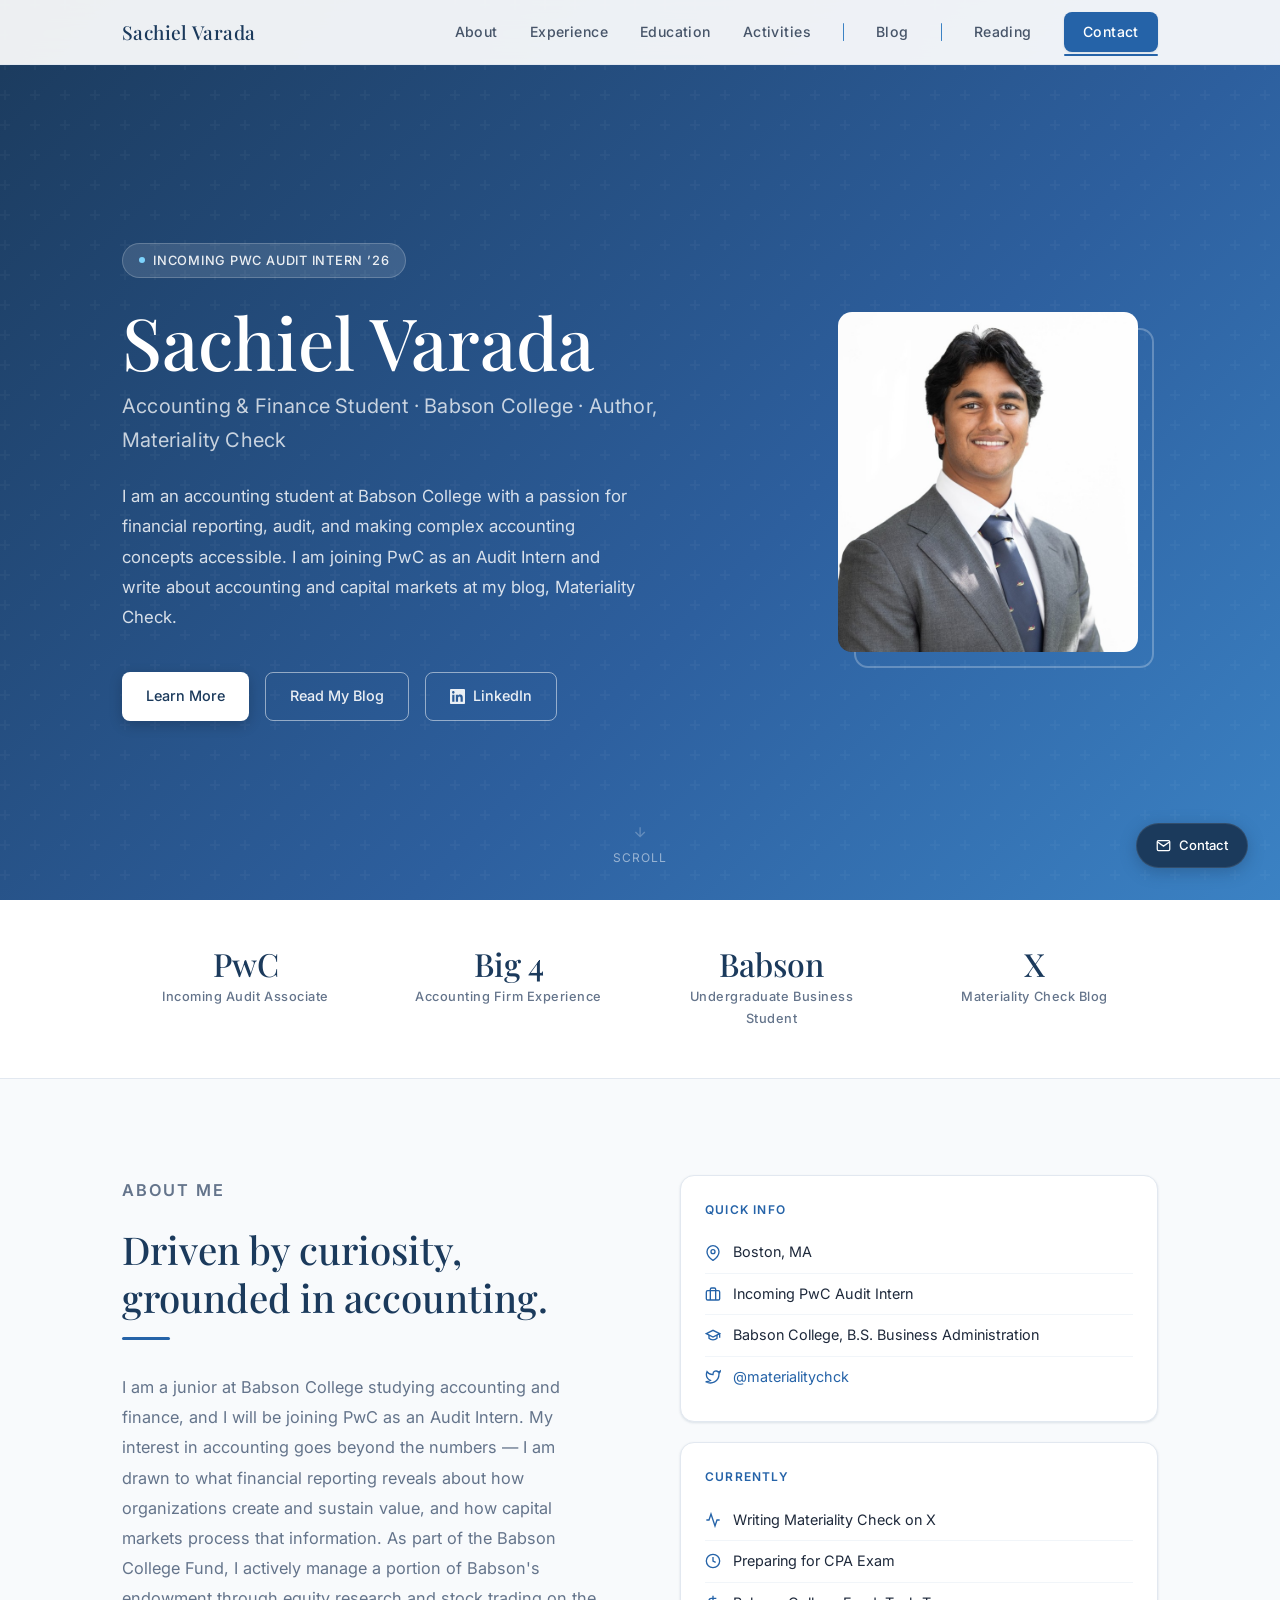
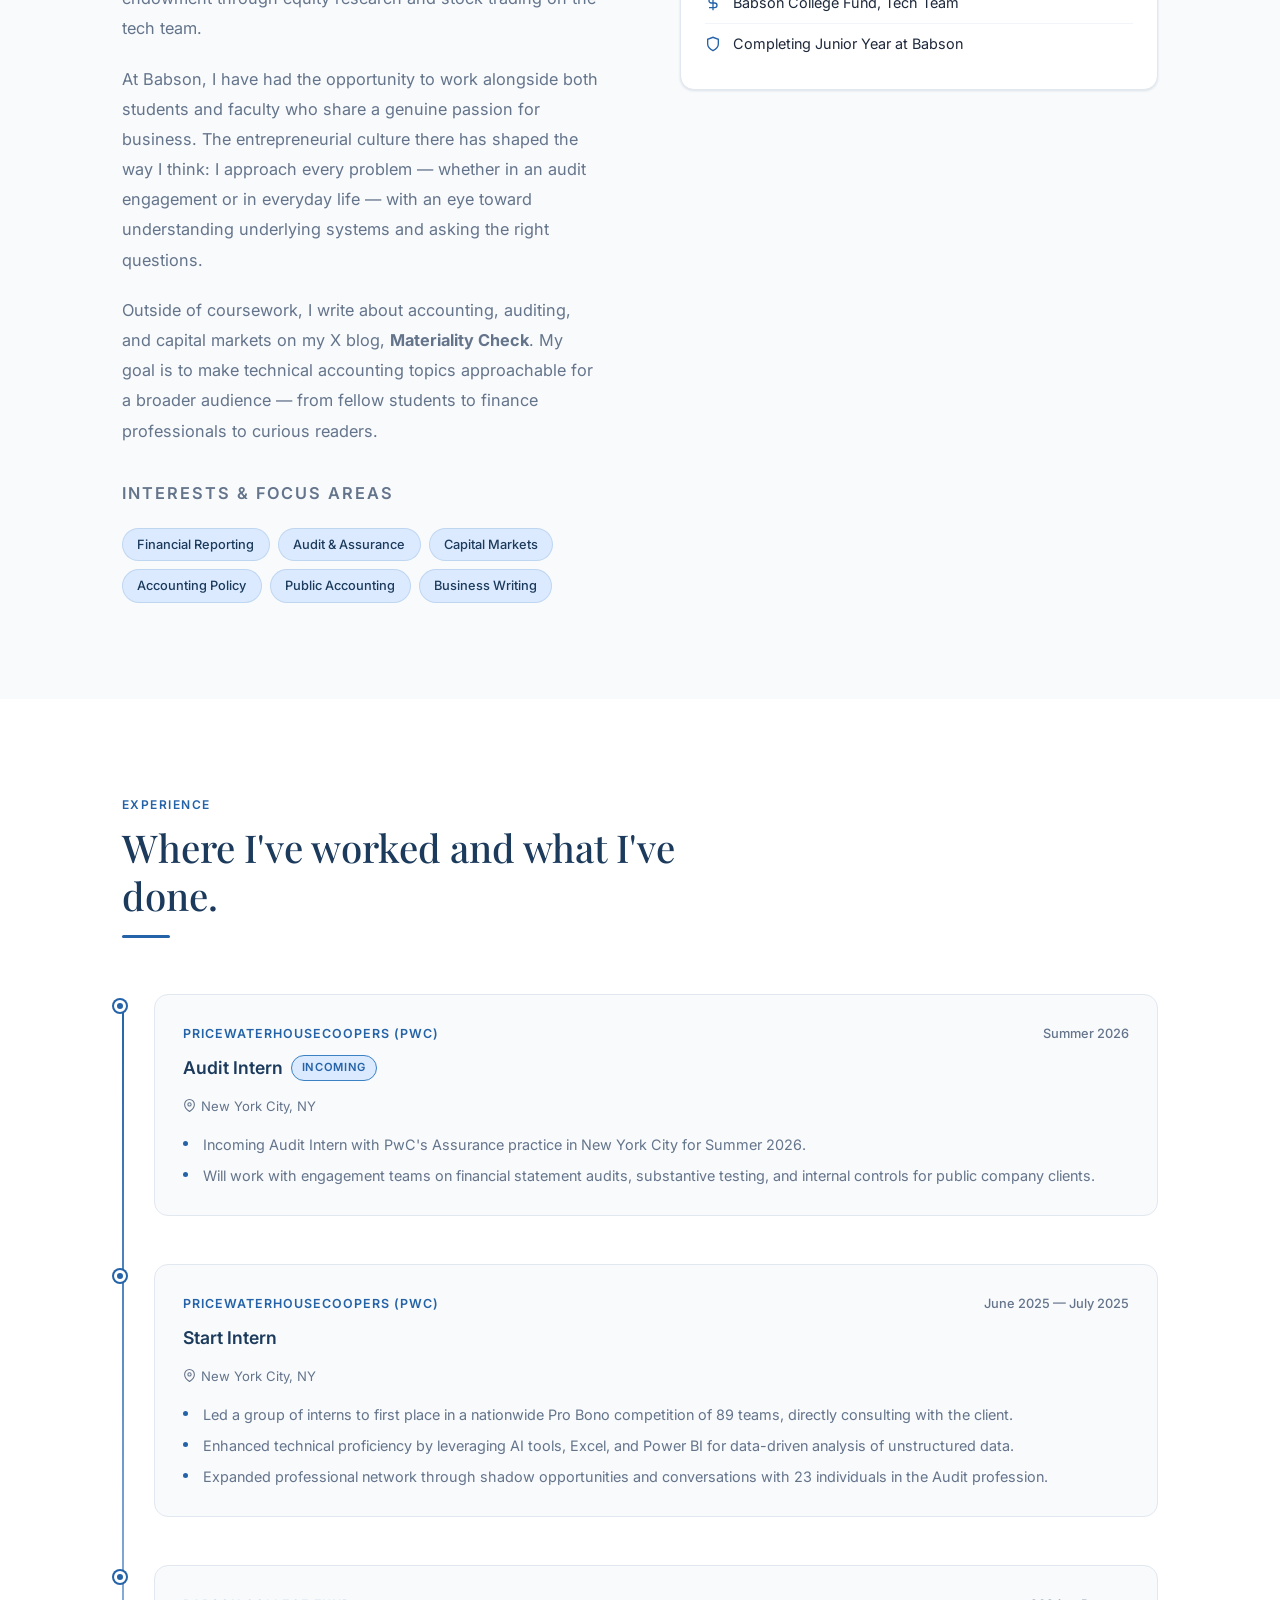
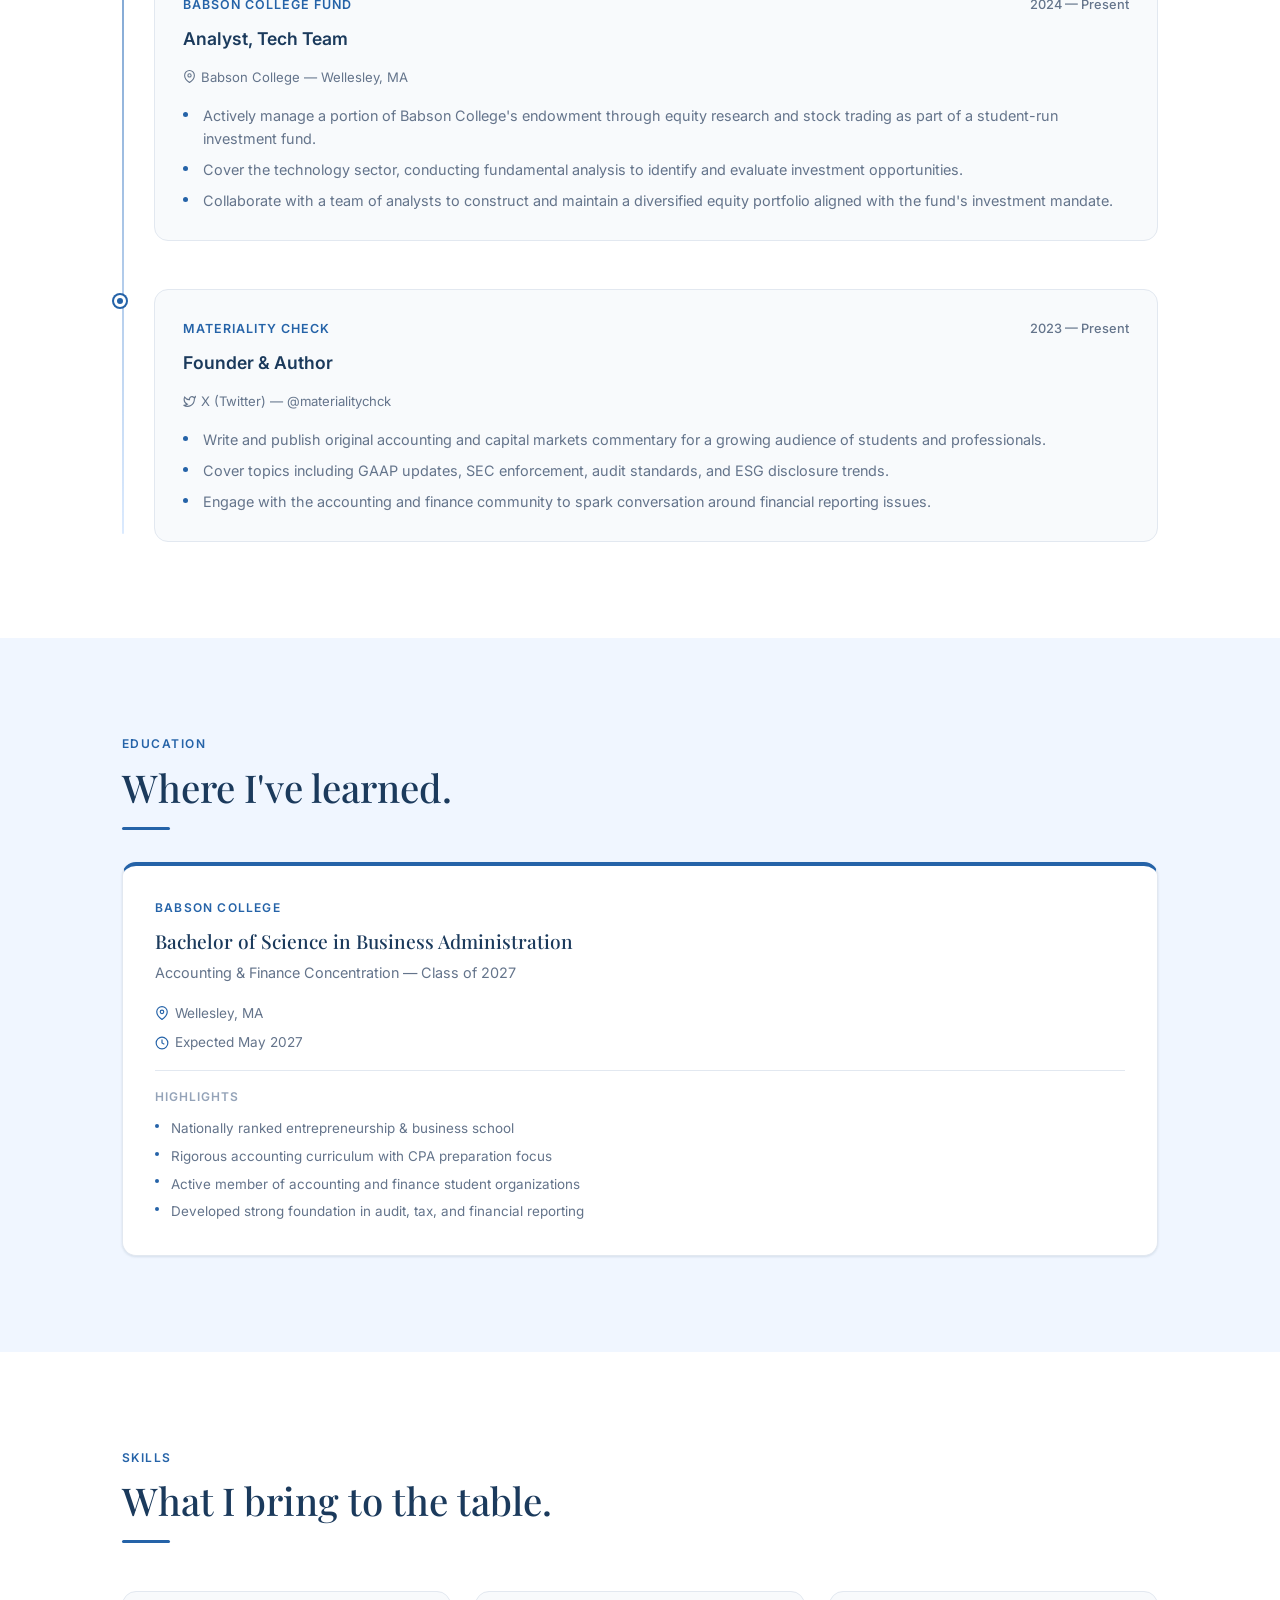
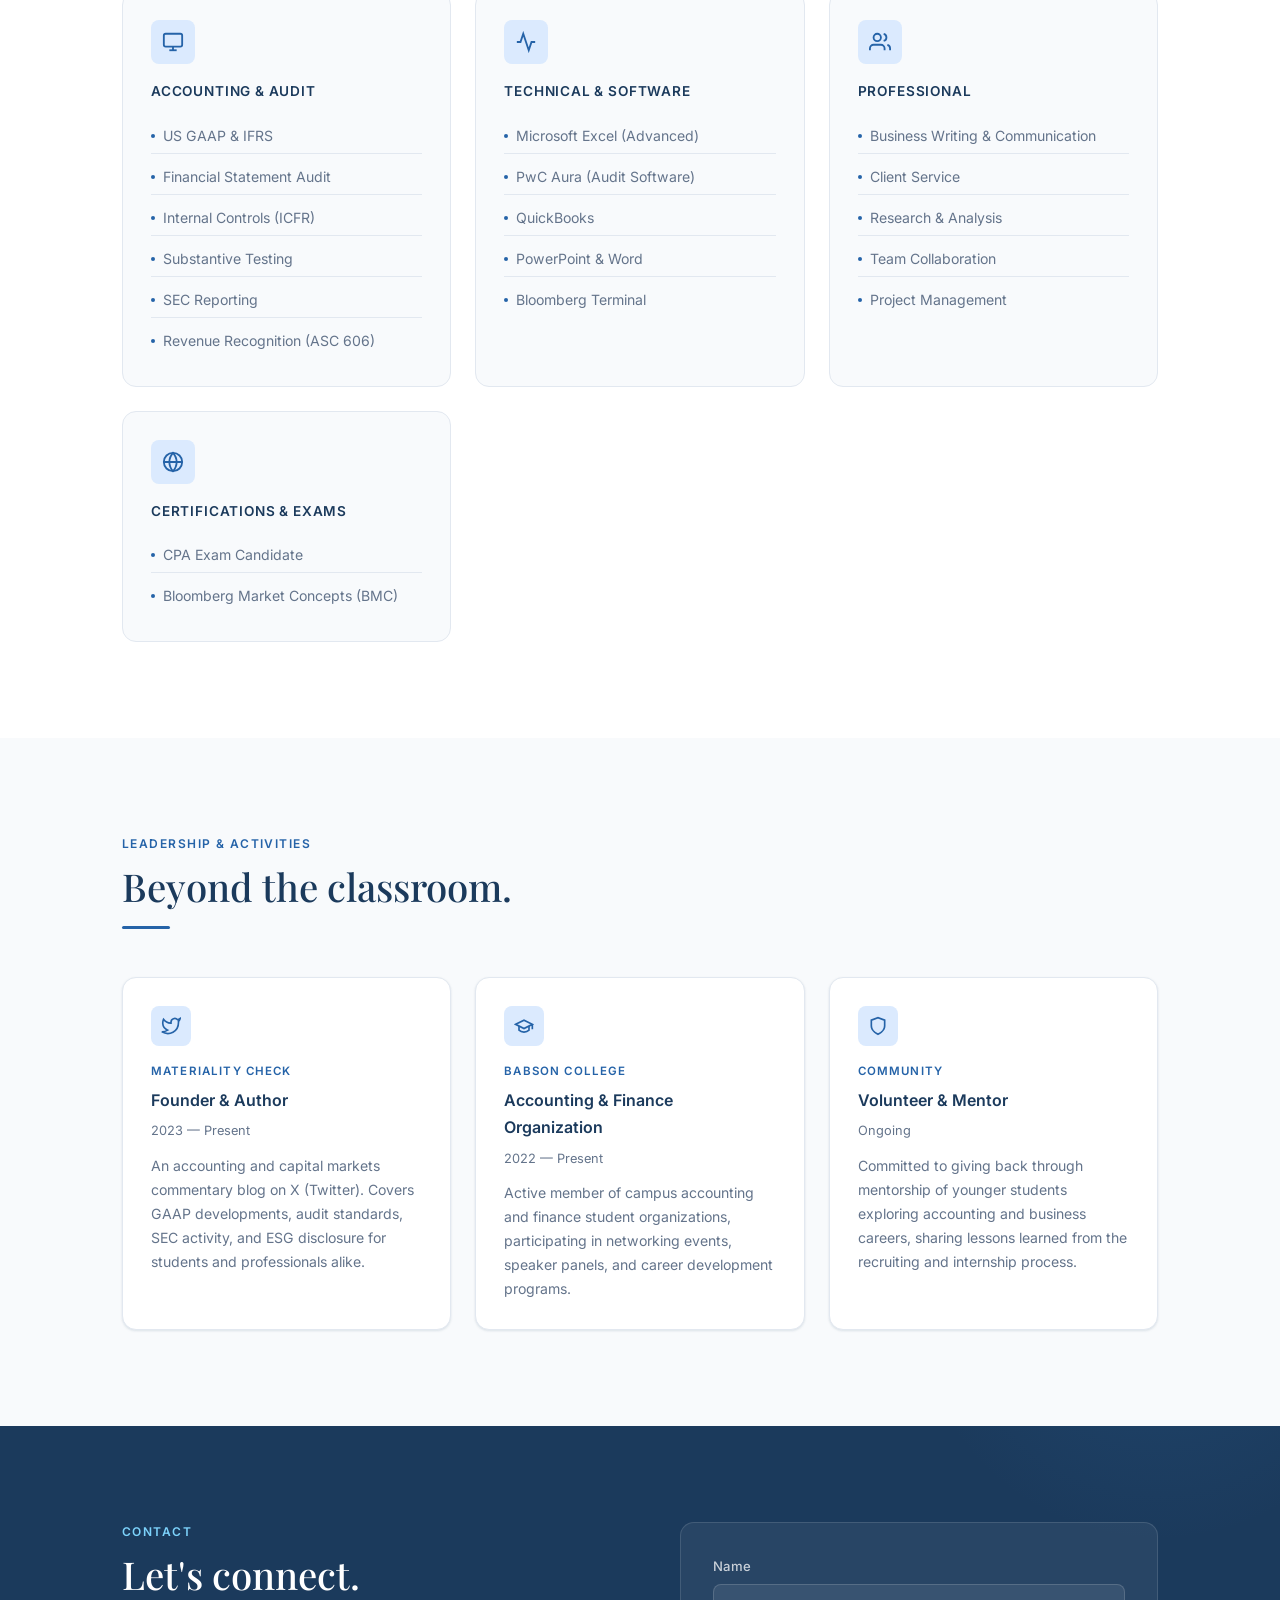
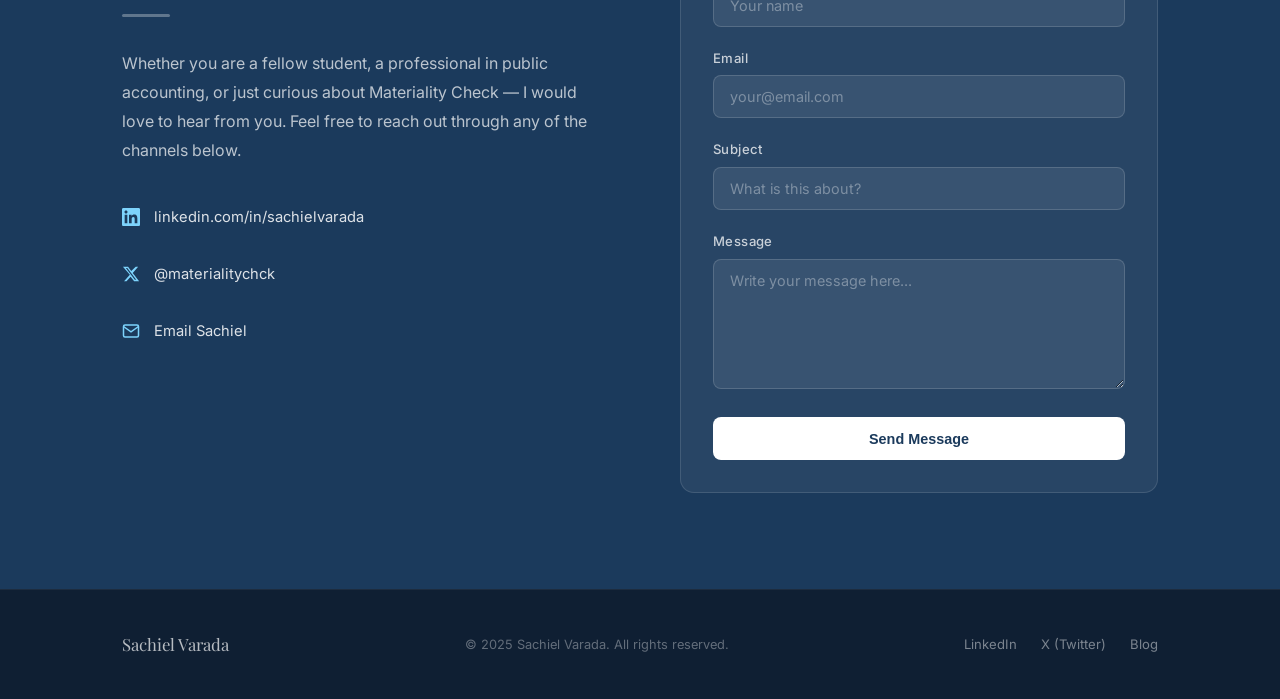
<file: index.html>
<!DOCTYPE html>
<html lang="en">
<head>
  <meta charset="UTF-8" />
  <meta name="viewport" content="width=device-width, initial-scale=1.0" />
  <title>Sachiel Varada | Accounting & Audit Professional</title>
  <meta name="description" content="Sachiel Varada — Accounting &amp; Finance student at Babson College, incoming PwC Audit Intern, and author of Materiality Check." />
  <link rel="stylesheet" href="styles.css" />
</head>
<body>

  <!-- ===================== NAVIGATION ===================== -->
  <nav class="navbar" id="navbar">
    <div class="nav-inner">
      <a class="nav-brand" href="index.html">Sachiel Varada</a>
      <ul class="nav-links" id="nav-links">
        <li><a href="#about" class="active">About</a></li>
        <li><a href="#experience">Experience</a></li>
        <li><a href="#education">Education</a></li>
        <li><a href="#activities">Activities</a></li>
        <li class="nav-divider" aria-hidden="true"></li>
        <li><a href="blog.html">Blog</a></li>
        <li class="nav-divider" aria-hidden="true"></li>
        <li><a href="reading.html">Reading</a></li>
        <li>
          <a href="#contact" class="btn btn-primary nav-contact-btn">Contact</a>
        </li>
      </ul>
      <button class="nav-toggle" id="nav-toggle" aria-label="Toggle menu">
        <span></span>
        <span></span>
        <span></span>
      </button>
    </div>
  </nav>

  <!-- ===================== HERO ===================== -->
  <section class="hero">
    <div class="hero-inner">
      <div class="hero-content">
        <div class="hero-eyebrow">
          <span class="hero-eyebrow-dot"></span>
          Incoming PwC Audit Intern &rsquo;26
        </div>
        <h1 class="hero-name">Sachiel Varada</h1>
        <p class="hero-title">Accounting &amp; Finance Student &middot; Babson College &middot; Author, Materiality Check</p>
        <p class="hero-bio">
          I am an accounting student at Babson College with a passion for financial reporting, audit, and making complex accounting concepts accessible. I am joining PwC as an Audit Intern and write about accounting and capital markets at my blog, Materiality Check.
        </p>
        <div class="hero-actions">
          <a href="#about" class="btn btn-primary">Learn More</a>
          <a href="blog.html" class="btn btn-outline">Read My Blog</a>
          <a href="https://www.linkedin.com/in/sachielvarada/" target="_blank" rel="noopener" class="btn btn-outline">
            <svg width="15" height="15" viewBox="0 0 24 24" fill="currentColor"><path d="M20.447 20.452h-3.554v-5.569c0-1.328-.027-3.037-1.852-3.037-1.853 0-2.136 1.445-2.136 2.939v5.667H9.351V9h3.414v1.561h.046c.477-.9 1.637-1.85 3.37-1.85 3.601 0 4.267 2.37 4.267 5.455v6.286zM5.337 7.433c-1.144 0-2.063-.926-2.063-2.065 0-1.138.92-2.063 2.063-2.063 1.14 0 2.064.925 2.064 2.063 0 1.139-.925 2.065-2.064 2.065zm1.782 13.019H3.555V9h3.564v11.452zM22.225 0H1.771C.792 0 0 .774 0 1.729v20.542C0 23.227.792 24 1.771 24h20.451C23.2 24 24 23.227 24 22.271V1.729C24 .774 23.2 0 22.222 0h.003z"/></svg>
            LinkedIn
          </a>
        </div>
      </div>

      <div class="hero-photo-wrap">
        <div class="hero-photo-frame">
          <img src="References/sachielheadshot.jpeg" alt="Headshot of Sachiel Varada" class="hero-photo" />
        </div>
      </div>
    </div>

    <div class="hero-scroll">
      <svg width="16" height="16" viewBox="0 0 24 24" fill="none" stroke="currentColor" stroke-width="2"><path d="M12 5v14M5 12l7 7 7-7"/></svg>
      Scroll
    </div>
  </section>

  <!-- ===================== STATS BAR ===================== -->
  <div class="stats-bar">
    <div class="stats-inner">
      <div class="stat-item">
        <div class="stat-value">PwC</div>
        <div class="stat-label">Incoming Audit Associate</div>
      </div>
      <div class="stat-item">
        <div class="stat-value">Big 4</div>
        <div class="stat-label">Accounting Firm Experience</div>
      </div>
      <div class="stat-item">
        <div class="stat-value">Babson</div>
        <div class="stat-label">Undergraduate Business Student</div>
      </div>
      <div class="stat-item">
        <div class="stat-value">X</div>
        <div class="stat-label">Materiality Check Blog</div>
      </div>
    </div>
  </div>

  <!-- ===================== ABOUT ===================== -->
  <section class="about" id="about">
    <div class="about-inner">
      <div class="about-text">
        <p class="section-label">About Me</p>
        <h2 class="section-title">Driven by curiosity, grounded in accounting.</h2>
        <div class="section-divider"></div>

        <!--
          NOTE: Sachiel — please replace the paragraphs below with your
          personal statement. The text here is a placeholder.
        -->
        <p>
          I am a junior at Babson College studying accounting and finance, and I will be joining PwC as an Audit Intern. My interest in accounting goes beyond the numbers — I am drawn to what financial reporting reveals about how organizations create and sustain value, and how capital markets process that information. As part of the Babson College Fund, I actively manage a portion of Babson's endowment through equity research and stock trading on the tech team.
        </p>
        <p>
          At Babson, I have had the opportunity to work alongside both students and faculty who share a genuine passion for business. The entrepreneurial culture there has shaped the way I think: I approach every problem — whether in an audit engagement or in everyday life — with an eye toward understanding underlying systems and asking the right questions.
        </p>
        <p>
          Outside of coursework, I write about accounting, auditing, and capital markets on my X blog, <strong>Materiality Check</strong>. My goal is to make technical accounting topics approachable for a broader audience — from fellow students to finance professionals to curious readers.
        </p>

        <div class="about-interests">
          <p class="section-label">Interests &amp; Focus Areas</p>
          <div class="interest-tags">
            <span class="tag">Financial Reporting</span>
            <span class="tag">Audit &amp; Assurance</span>
            <span class="tag">Capital Markets</span>
            <span class="tag">Accounting Policy</span>
            <span class="tag">Public Accounting</span>
            <span class="tag">Business Writing</span>
          </div>
        </div>
      </div>

      <div class="about-aside">
        <div class="info-card">
          <div class="info-card-title">Quick Info</div>
          <div class="info-card-item">
            <svg width="16" height="16" viewBox="0 0 24 24" fill="none" stroke="currentColor" stroke-width="2"><path d="M21 10c0 7-9 13-9 13s-9-6-9-13a9 9 0 0 1 18 0z"/><circle cx="12" cy="10" r="3"/></svg>
            Boston, MA
          </div>
          <div class="info-card-item">
            <svg width="16" height="16" viewBox="0 0 24 24" fill="none" stroke="currentColor" stroke-width="2"><rect x="2" y="7" width="20" height="14" rx="2" ry="2"/><path d="M16 21V5a2 2 0 0 0-2-2h-4a2 2 0 0 0-2 2v16"/></svg>
            Incoming PwC Audit Intern
          </div>
          <div class="info-card-item">
            <svg width="16" height="16" viewBox="0 0 24 24" fill="none" stroke="currentColor" stroke-width="2"><path d="M22 10v6M2 10l10-5 10 5-10 5z"/><path d="M6 12v5c3 3 9 3 12 0v-5"/></svg>
            Babson College, B.S. Business Administration
          </div>
          <div class="info-card-item">
            <svg width="16" height="16" viewBox="0 0 24 24" fill="none" stroke="currentColor" stroke-width="2"><path d="M23 3a10.9 10.9 0 0 1-3.14 1.53 4.48 4.48 0 0 0-7.86 3v1A10.66 10.66 0 0 1 3 4s-4 9 5 13a11.64 11.64 0 0 1-7 2c9 5 20 0 20-11.5a4.5 4.5 0 0 0-.08-.83A7.72 7.72 0 0 0 23 3z"/></svg>
            <a href="https://x.com/materialitychck" target="_blank" rel="noopener">@materialitychck</a>
          </div>
        </div>

        <div class="info-card">
          <div class="info-card-title">Currently</div>
          <div class="info-card-item">
            <svg width="16" height="16" viewBox="0 0 24 24" fill="none" stroke="currentColor" stroke-width="2"><polyline points="22 12 18 12 15 21 9 3 6 12 2 12"/></svg>
            Writing Materiality Check on X
          </div>
          <div class="info-card-item">
            <svg width="16" height="16" viewBox="0 0 24 24" fill="none" stroke="currentColor" stroke-width="2"><circle cx="12" cy="12" r="10"/><polyline points="12 6 12 12 16 14"/></svg>
            Preparing for CPA Exam
          </div>
          <div class="info-card-item">
            <svg width="16" height="16" viewBox="0 0 24 24" fill="none" stroke="currentColor" stroke-width="2"><line x1="12" y1="1" x2="12" y2="23"/><path d="M17 5H9.5a3.5 3.5 0 0 0 0 7h5a3.5 3.5 0 0 1 0 7H6"/></svg>
            Babson College Fund, Tech Team
          </div>
          <div class="info-card-item">
            <svg width="16" height="16" viewBox="0 0 24 24" fill="none" stroke="currentColor" stroke-width="2"><path d="M12 22s8-4 8-10V5l-8-3-8 3v7c0 6 8 10 8 10z"/></svg>
            Completing Junior Year at Babson
          </div>
        </div>
      </div>
    </div>
  </section>

  <!-- ===================== EXPERIENCE ===================== -->
  <section class="experience" id="experience">
    <div class="experience-inner">
      <div class="experience-header">
        <p class="section-label">Experience</p>
        <h2 class="section-title">Where I've worked and what I've done.</h2>
        <div class="section-divider"></div>
      </div>

      <div class="timeline">

        <!-- PwC Incoming -->
        <div class="timeline-item">
          <div class="timeline-dot"></div>
          <div class="timeline-card">
            <div class="timeline-meta">
              <span class="timeline-company">PricewaterhouseCoopers (PwC)</span>
              <span class="timeline-date">Summer 2026</span>
            </div>
            <div class="timeline-role">Audit Intern <span class="timeline-badge">Incoming</span></div>
            <div class="timeline-location">
              <svg width="13" height="13" viewBox="0 0 24 24" fill="none" stroke="currentColor" stroke-width="2"><path d="M21 10c0 7-9 13-9 13s-9-6-9-13a9 9 0 0 1 18 0z"/><circle cx="12" cy="10" r="3"/></svg>
              New York City, NY
            </div>
            <ul class="timeline-bullets">
              <li>Incoming Audit Intern with PwC's Assurance practice in New York City for Summer 2026.</li>
              <li>Will work with engagement teams on financial statement audits, substantive testing, and internal controls for public company clients.</li>
            </ul>
          </div>
        </div>

        <!-- PwC Start Intern -->
        <div class="timeline-item">
          <div class="timeline-dot"></div>
          <div class="timeline-card">
            <div class="timeline-meta">
              <span class="timeline-company">PricewaterhouseCoopers (PwC)</span>
              <span class="timeline-date">June 2025 &mdash; July 2025</span>
            </div>
            <div class="timeline-role">Start Intern</div>
            <div class="timeline-location">
              <svg width="13" height="13" viewBox="0 0 24 24" fill="none" stroke="currentColor" stroke-width="2"><path d="M21 10c0 7-9 13-9 13s-9-6-9-13a9 9 0 0 1 18 0z"/><circle cx="12" cy="10" r="3"/></svg>
              New York City, NY
            </div>
            <ul class="timeline-bullets">
              <li>Led a group of interns to first place in a nationwide Pro Bono competition of 89 teams, directly consulting with the client.</li>
              <li>Enhanced technical proficiency by leveraging AI tools, Excel, and Power BI for data-driven analysis of unstructured data.</li>
              <li>Expanded professional network through shadow opportunities and conversations with 23 individuals in the Audit profession.</li>
            </ul>
          </div>
        </div>

        <!-- Babson College Fund -->
        <div class="timeline-item">
          <div class="timeline-dot"></div>
          <div class="timeline-card">
            <div class="timeline-meta">
              <span class="timeline-company">Babson College Fund</span>
              <span class="timeline-date">2024 &mdash; Present</span>
            </div>
            <div class="timeline-role">Analyst, Tech Team</div>
            <div class="timeline-location">
              <svg width="13" height="13" viewBox="0 0 24 24" fill="none" stroke="currentColor" stroke-width="2"><path d="M21 10c0 7-9 13-9 13s-9-6-9-13a9 9 0 0 1 18 0z"/><circle cx="12" cy="10" r="3"/></svg>
              Babson College &mdash; Wellesley, MA
            </div>
            <ul class="timeline-bullets">
              <li>Actively manage a portion of Babson College's endowment through equity research and stock trading as part of a student-run investment fund.</li>
              <li>Cover the technology sector, conducting fundamental analysis to identify and evaluate investment opportunities.</li>
              <li>Collaborate with a team of analysts to construct and maintain a diversified equity portfolio aligned with the fund's investment mandate.</li>
            </ul>
          </div>
        </div>

        <!-- Materiality Check -->
        <div class="timeline-item">
          <div class="timeline-dot"></div>
          <div class="timeline-card">
            <div class="timeline-meta">
              <span class="timeline-company">Materiality Check</span>
              <span class="timeline-date">2023 &mdash; Present</span>
            </div>
            <div class="timeline-role">Founder &amp; Author</div>
            <div class="timeline-location">
              <svg width="13" height="13" viewBox="0 0 24 24" fill="none" stroke="currentColor" stroke-width="2"><path d="M23 3a10.9 10.9 0 0 1-3.14 1.53 4.48 4.48 0 0 0-7.86 3v1A10.66 10.66 0 0 1 3 4s-4 9 5 13a11.64 11.64 0 0 1-7 2c9 5 20 0 20-11.5a4.5 4.5 0 0 0-.08-.83A7.72 7.72 0 0 0 23 3z"/></svg>
              X (Twitter) &mdash; @materialitychck
            </div>
            <ul class="timeline-bullets">
              <li>Write and publish original accounting and capital markets commentary for a growing audience of students and professionals.</li>
              <li>Cover topics including GAAP updates, SEC enforcement, audit standards, and ESG disclosure trends.</li>
              <li>Engage with the accounting and finance community to spark conversation around financial reporting issues.</li>
            </ul>
          </div>
        </div>

      </div>
    </div>
  </section>

  <!-- ===================== EDUCATION ===================== -->
  <section class="education" id="education">
    <div class="education-inner">
      <p class="section-label">Education</p>
      <h2 class="section-title">Where I've learned.</h2>
      <div class="section-divider"></div>

      <div class="education-grid">

        <div class="edu-card">
          <div class="edu-school">Babson College</div>
          <div class="edu-degree">Bachelor of Science in Business Administration</div>
          <div class="edu-major">Accounting &amp; Finance Concentration &mdash; Class of 2027</div>
          <div class="edu-detail">
            <svg width="14" height="14" viewBox="0 0 24 24" fill="none" stroke="currentColor" stroke-width="2"><path d="M21 10c0 7-9 13-9 13s-9-6-9-13a9 9 0 0 1 18 0z"/><circle cx="12" cy="10" r="3"/></svg>
            Wellesley, MA
          </div>
          <div class="edu-detail">
            <svg width="14" height="14" viewBox="0 0 24 24" fill="none" stroke="currentColor" stroke-width="2"><circle cx="12" cy="12" r="10"/><polyline points="12 6 12 12 16 14"/></svg>
            Expected May 2027
          </div>
          <div class="edu-highlights">
            <div class="edu-highlights-title">Highlights</div>
            <ul>
              <li>Nationally ranked entrepreneurship & business school</li>
              <li>Rigorous accounting curriculum with CPA preparation focus</li>
              <li>Active member of accounting and finance student organizations</li>
              <li>Developed strong foundation in audit, tax, and financial reporting</li>
            </ul>
          </div>
        </div>

      </div>
    </div>
  </section>

  <!-- ===================== SKILLS ===================== -->
  <section class="skills" id="skills">
    <div class="skills-inner">
      <p class="section-label">Skills</p>
      <h2 class="section-title">What I bring to the table.</h2>
      <div class="section-divider"></div>

      <div class="skills-grid">

        <div class="skill-category">
          <div class="skill-cat-icon">
            <svg width="22" height="22" viewBox="0 0 24 24" fill="none" stroke="currentColor" stroke-width="2"><rect x="2" y="3" width="20" height="14" rx="2" ry="2"/><line x1="8" y1="21" x2="16" y2="21"/><line x1="12" y1="17" x2="12" y2="21"/></svg>
          </div>
          <div class="skill-cat-title">Accounting &amp; Audit</div>
          <div class="skill-list">
            <div class="skill-item">US GAAP &amp; IFRS</div>
            <div class="skill-item">Financial Statement Audit</div>
            <div class="skill-item">Internal Controls (ICFR)</div>
            <div class="skill-item">Substantive Testing</div>
            <div class="skill-item">SEC Reporting</div>
            <div class="skill-item">Revenue Recognition (ASC 606)</div>
          </div>
        </div>

        <div class="skill-category">
          <div class="skill-cat-icon">
            <svg width="22" height="22" viewBox="0 0 24 24" fill="none" stroke="currentColor" stroke-width="2"><polyline points="22 12 18 12 15 21 9 3 6 12 2 12"/></svg>
          </div>
          <div class="skill-cat-title">Technical &amp; Software</div>
          <div class="skill-list">
            <div class="skill-item">Microsoft Excel (Advanced)</div>
            <div class="skill-item">PwC Aura (Audit Software)</div>
            <div class="skill-item">QuickBooks</div>
            <div class="skill-item">PowerPoint &amp; Word</div>
            <div class="skill-item">Bloomberg Terminal</div>
          </div>
        </div>

        <div class="skill-category">
          <div class="skill-cat-icon">
            <svg width="22" height="22" viewBox="0 0 24 24" fill="none" stroke="currentColor" stroke-width="2"><path d="M17 21v-2a4 4 0 0 0-4-4H5a4 4 0 0 0-4 4v2"/><circle cx="9" cy="7" r="4"/><path d="M23 21v-2a4 4 0 0 0-3-3.87"/><path d="M16 3.13a4 4 0 0 1 0 7.75"/></svg>
          </div>
          <div class="skill-cat-title">Professional</div>
          <div class="skill-list">
            <div class="skill-item">Business Writing &amp; Communication</div>
            <div class="skill-item">Client Service</div>
            <div class="skill-item">Research &amp; Analysis</div>
            <div class="skill-item">Team Collaboration</div>
            <div class="skill-item">Project Management</div>
          </div>
        </div>

        <div class="skill-category">
          <div class="skill-cat-icon">
            <svg width="22" height="22" viewBox="0 0 24 24" fill="none" stroke="currentColor" stroke-width="2"><circle cx="12" cy="12" r="10"/><path d="M2 12h20M12 2a15.3 15.3 0 0 1 4 10 15.3 15.3 0 0 1-4 10 15.3 15.3 0 0 1-4-10 15.3 15.3 0 0 1 4-10z"/></svg>
          </div>
          <div class="skill-cat-title">Certifications &amp; Exams</div>
          <div class="skill-list">
            <div class="skill-item">CPA Exam Candidate</div>
            <div class="skill-item">Bloomberg Market Concepts (BMC)</div>
          </div>
        </div>

      </div>
    </div>
  </section>

  <!-- ===================== ACTIVITIES ===================== -->
  <section class="activities" id="activities">
    <div class="activities-inner">
      <p class="section-label">Leadership &amp; Activities</p>
      <h2 class="section-title">Beyond the classroom.</h2>
      <div class="section-divider"></div>

      <div class="activities-grid">

        <div class="activity-card">
          <div class="activity-icon">
            <svg width="20" height="20" viewBox="0 0 24 24" fill="none" stroke="currentColor" stroke-width="2"><path d="M23 3a10.9 10.9 0 0 1-3.14 1.53 4.48 4.48 0 0 0-7.86 3v1A10.66 10.66 0 0 1 3 4s-4 9 5 13a11.64 11.64 0 0 1-7 2c9 5 20 0 20-11.5a4.5 4.5 0 0 0-.08-.83A7.72 7.72 0 0 0 23 3z"/></svg>
          </div>
          <div class="activity-org">Materiality Check</div>
          <div class="activity-role">Founder &amp; Author</div>
          <div class="activity-date">2023 &mdash; Present</div>
          <div class="activity-desc">
            An accounting and capital markets commentary blog on X (Twitter). Covers GAAP developments, audit standards, SEC activity, and ESG disclosure for students and professionals alike.
          </div>
        </div>

        <div class="activity-card">
          <div class="activity-icon">
            <svg width="20" height="20" viewBox="0 0 24 24" fill="none" stroke="currentColor" stroke-width="2"><path d="M22 10v6M2 10l10-5 10 5-10 5z"/><path d="M6 12v5c3 3 9 3 12 0v-5"/></svg>
          </div>
          <div class="activity-org">Babson College</div>
          <div class="activity-role">Accounting &amp; Finance Organization</div>
          <div class="activity-date">2022 &mdash; Present</div>
          <div class="activity-desc">
            Active member of campus accounting and finance student organizations, participating in networking events, speaker panels, and career development programs.
          </div>
        </div>

        <div class="activity-card">
          <div class="activity-icon">
            <svg width="20" height="20" viewBox="0 0 24 24" fill="none" stroke="currentColor" stroke-width="2"><path d="M12 22s8-4 8-10V5l-8-3-8 3v7c0 6 8 10 8 10z"/></svg>
          </div>
          <div class="activity-org">Community</div>
          <div class="activity-role">Volunteer &amp; Mentor</div>
          <div class="activity-date">Ongoing</div>
          <div class="activity-desc">
            Committed to giving back through mentorship of younger students exploring accounting and business careers, sharing lessons learned from the recruiting and internship process.
          </div>
        </div>

      </div>

      <!--
        NOTE: Sachiel — please update the activity cards above with your
        actual clubs, organizations, and leadership roles from your resume.
      -->

    </div>
  </section>

  <!-- ===================== CONTACT ===================== -->
  <section class="contact" id="contact">
    <div class="contact-inner">
      <div class="contact-info">
        <p class="section-label">Contact</p>
        <h2 class="section-title">Let's connect.</h2>
        <div class="section-divider"></div>
        <p class="contact-desc">
          Whether you are a fellow student, a professional in public accounting, or just curious about Materiality Check — I would love to hear from you. Feel free to reach out through any of the channels below.
        </p>
        <div class="contact-links">
          <a class="contact-link" href="https://www.linkedin.com/in/sachielvarada/" target="_blank" rel="noopener">
            <svg viewBox="0 0 24 24" fill="currentColor"><path d="M20.447 20.452h-3.554v-5.569c0-1.328-.027-3.037-1.852-3.037-1.853 0-2.136 1.445-2.136 2.939v5.667H9.351V9h3.414v1.561h.046c.477-.9 1.637-1.85 3.37-1.85 3.601 0 4.267 2.37 4.267 5.455v6.286zM5.337 7.433c-1.144 0-2.063-.926-2.063-2.065 0-1.138.92-2.063 2.063-2.063 1.14 0 2.064.925 2.064 2.063 0 1.139-.925 2.065-2.064 2.065zm1.782 13.019H3.555V9h3.564v11.452zM22.225 0H1.771C.792 0 0 .774 0 1.729v20.542C0 23.227.792 24 1.771 24h20.451C23.2 24 24 23.227 24 22.271V1.729C24 .774 23.2 0 22.222 0h.003z"/></svg>
            linkedin.com/in/sachielvarada
          </a>
          <a class="contact-link" href="https://x.com/materialitychck" target="_blank" rel="noopener">
            <svg viewBox="0 0 24 24" fill="currentColor"><path d="M18.244 2.25h3.308l-7.227 8.26 8.502 11.24H16.17l-4.714-6.231-5.401 6.231H2.744l7.73-8.835L1.254 2.25H8.08l4.253 5.622zm-1.161 17.52h1.833L7.084 4.126H5.117z"/></svg>
            @materialitychck
          </a>
          <!-- Replace with actual email when ready -->
          <a class="contact-link" href="mailto:sachiel@example.com">
            <svg viewBox="0 0 24 24" fill="none" stroke="currentColor" stroke-width="2"><path d="M4 4h16c1.1 0 2 .9 2 2v12c0 1.1-.9 2-2 2H4c-1.1 0-2-.9-2-2V6c0-1.1.9-2 2-2z"/><polyline points="22,6 12,13 2,6"/></svg>
            Email Sachiel
          </a>
        </div>
      </div>

      <div class="contact-form">
        <form id="contact-form" onsubmit="handleContactSubmit(event)">
          <div class="form-group">
            <label for="name">Name</label>
            <input type="text" id="name" name="name" placeholder="Your name" required />
          </div>
          <div class="form-group">
            <label for="email">Email</label>
            <input type="email" id="email" name="email" placeholder="your@email.com" required />
          </div>
          <div class="form-group">
            <label for="subject">Subject</label>
            <input type="text" id="subject" name="subject" placeholder="What is this about?" />
          </div>
          <div class="form-group">
            <label for="message">Message</label>
            <textarea id="message" name="message" placeholder="Write your message here..." required></textarea>
          </div>
          <button type="submit" class="form-submit">Send Message</button>
        </form>
      </div>
    </div>
  </section>

  <!-- ===================== FOOTER ===================== -->
  <footer class="footer">
    <div class="footer-inner">
      <div class="footer-brand">Sachiel Varada</div>
      <div class="footer-copy">&copy; 2025 Sachiel Varada. All rights reserved.</div>
      <div class="footer-links">
        <a href="https://www.linkedin.com/in/sachielvarada/" target="_blank" rel="noopener">LinkedIn</a>
        <a href="https://x.com/materialitychck" target="_blank" rel="noopener">X (Twitter)</a>
        <a href="blog.html">Blog</a>
      </div>
    </div>
  </footer>

  <!-- ===================== FLOATING CONTACT BUTTON ===================== -->
  <a href="#contact" class="float-contact">
    <svg viewBox="0 0 24 24" fill="none" stroke="currentColor" stroke-width="2"><path d="M4 4h16c1.1 0 2 .9 2 2v12c0 1.1-.9 2-2 2H4c-1.1 0-2-.9-2-2V6c0-1.1.9-2 2-2z"/><polyline points="22,6 12,13 2,6"/></svg>
    <span class="float-contact-label">Contact</span>
  </a>

  <!-- Mobile nav backdrop -->
  <div class="nav-backdrop" id="nav-backdrop"></div>

  <!-- ===================== SCRIPTS ===================== -->
  <script>
    // Navbar scroll effect
    const navbar = document.getElementById('navbar');
    window.addEventListener('scroll', () => {
      navbar.classList.toggle('scrolled', window.scrollY > 20);
    });

    // Mobile nav toggle with burger animation
    const navToggle = document.getElementById('nav-toggle');
    const navLinks = document.getElementById('nav-links');
    const backdrop = document.getElementById('nav-backdrop');

    function openMenu() {
      navLinks.classList.add('open');
      navToggle.classList.add('open');
      backdrop.classList.add('open');
      document.body.style.overflow = 'hidden';
    }

    function closeMenu() {
      navLinks.classList.remove('open');
      navToggle.classList.remove('open');
      backdrop.classList.remove('open');
      document.body.style.overflow = '';
    }

    navToggle.addEventListener('click', () => {
      navLinks.classList.contains('open') ? closeMenu() : openMenu();
    });

    // Close menu when clicking backdrop
    backdrop.addEventListener('click', closeMenu);

    // Close menu when a nav link is clicked
    navLinks.querySelectorAll('a').forEach(link => {
      link.addEventListener('click', closeMenu);
    });

    // Close menu on Escape key
    document.addEventListener('keydown', (e) => {
      if (e.key === 'Escape') closeMenu();
    });

    // Active nav link on scroll
    const sections = document.querySelectorAll('section[id]');
    const links = document.querySelectorAll('.nav-links a[href^="#"]');
    const observer = new IntersectionObserver((entries) => {
      entries.forEach(entry => {
        if (entry.isIntersecting) {
          const id = entry.target.id;
          links.forEach(l => {
            l.classList.toggle('active', l.getAttribute('href') === `#${id}`);
          });
        }
      });
    }, { rootMargin: '-30% 0px -65% 0px' });
    sections.forEach(s => observer.observe(s));

    // Hide float button when contact section is visible
    const contactSection = document.getElementById('contact');
    const floatBtn = document.querySelector('.float-contact');
    const floatObserver = new IntersectionObserver((entries) => {
      entries.forEach(entry => {
        floatBtn.style.opacity = entry.isIntersecting ? '0' : '1';
        floatBtn.style.pointerEvents = entry.isIntersecting ? 'none' : 'auto';
      });
    }, { threshold: 0.2 });
    if (contactSection) floatObserver.observe(contactSection);

    // Contact form handler (wire up to Formspree or similar for real email)
    function handleContactSubmit(e) {
      e.preventDefault();
      const btn = e.target.querySelector('.form-submit');
      btn.textContent = 'Sent!';
      btn.style.background = '#d1fae5';
      btn.style.color = '#065f46';
      setTimeout(() => {
        btn.textContent = 'Send Message';
        btn.style.background = '';
        btn.style.color = '';
        e.target.reset();
      }, 3000);
    }
  </script>

</body>
</html>
</file>
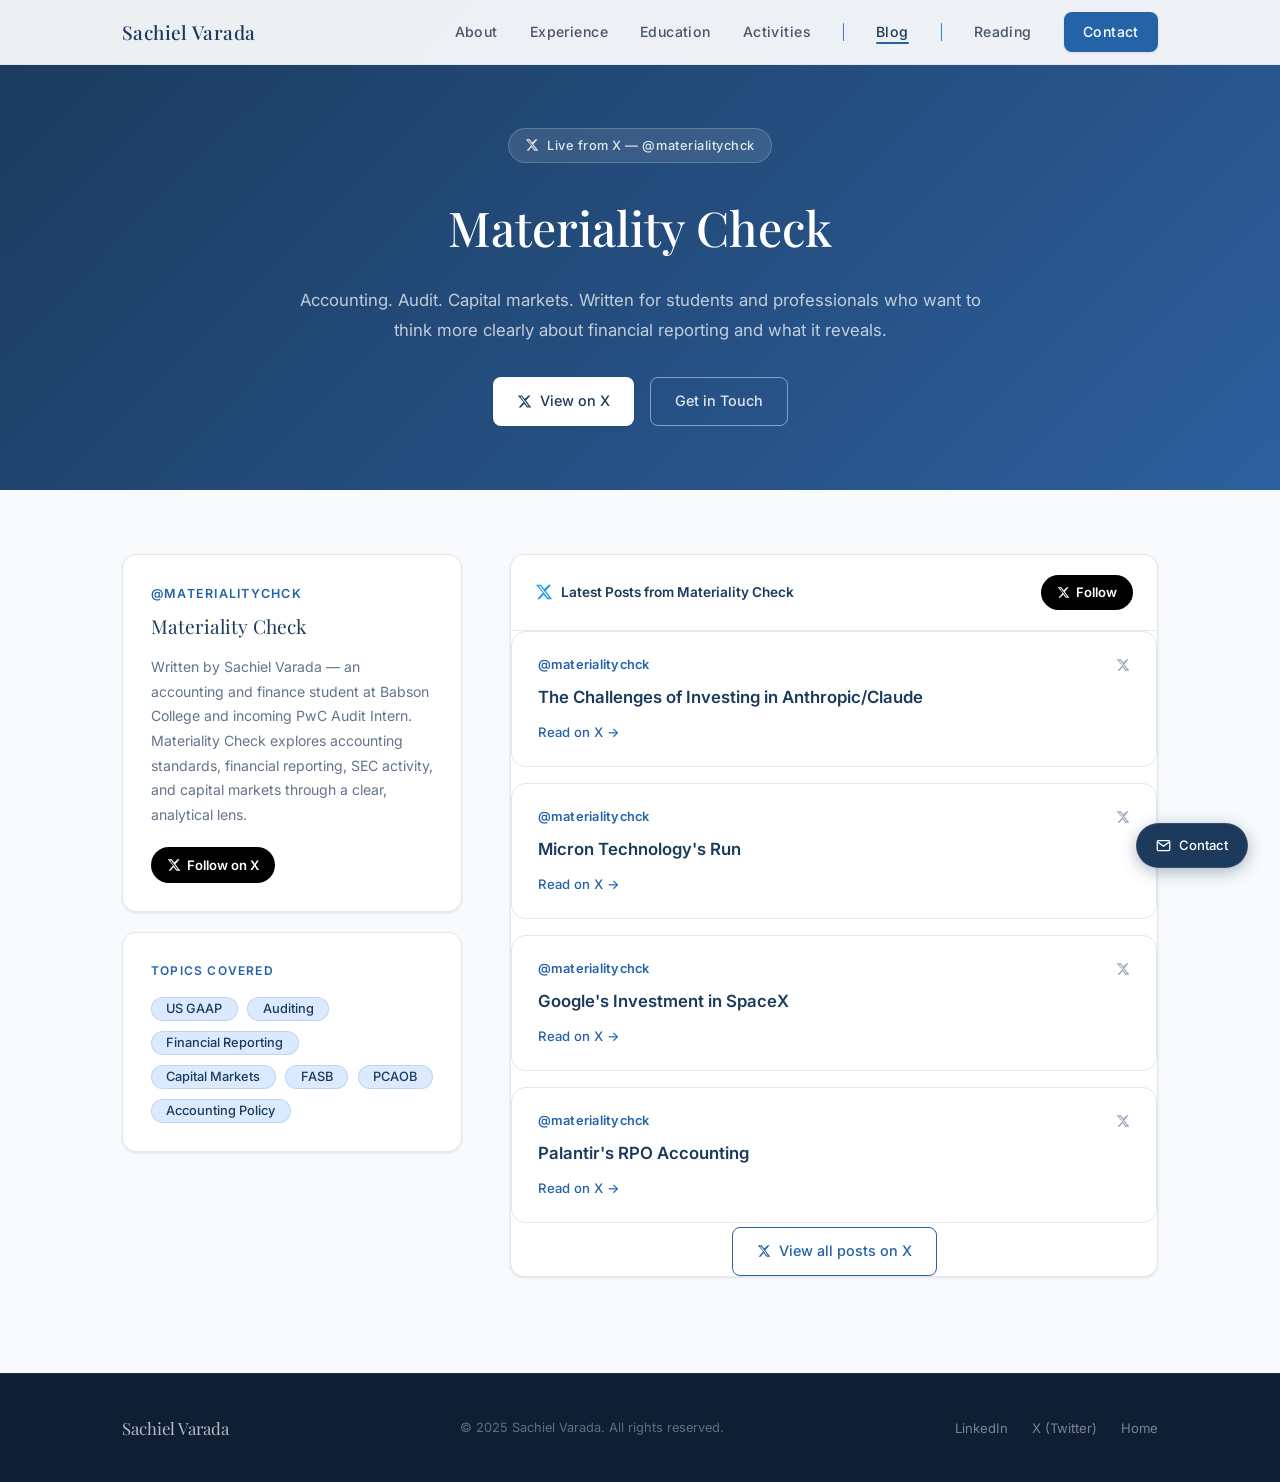
<file: blog.html>
<!DOCTYPE html>
<html lang="en">
<head>
  <meta charset="UTF-8" />
  <meta name="viewport" content="width=device-width, initial-scale=1.0" />
  <title>Materiality Check | Sachiel Varada</title>
  <meta name="description" content="Materiality Check — Sachiel Varada's accounting and capital markets blog on X (Twitter). Read posts on GAAP, audit standards, SEC reporting, and more." />
  <link rel="stylesheet" href="styles.css" />
</head>
<body>

  <!-- ===================== NAVIGATION ===================== -->
  <nav class="navbar" id="navbar">
    <div class="nav-inner">
      <a class="nav-brand" href="index.html">Sachiel Varada</a>
      <ul class="nav-links" id="nav-links">
        <li><a href="index.html#about">About</a></li>
        <li><a href="index.html#experience">Experience</a></li>
        <li><a href="index.html#education">Education</a></li>
        <li><a href="index.html#activities">Activities</a></li>
        <li class="nav-divider" aria-hidden="true"></li>
        <li><a href="blog.html" class="active">Blog</a></li>
        <li class="nav-divider" aria-hidden="true"></li>
        <li><a href="reading.html">Reading</a></li>
        <li>
          <a href="index.html#contact" class="btn btn-primary nav-contact-btn">Contact</a>
        </li>
      </ul>
      <button class="nav-toggle" id="nav-toggle" aria-label="Toggle menu">
        <span></span>
        <span></span>
        <span></span>
      </button>
    </div>
  </nav>

  <!-- ===================== BLOG HERO ===================== -->
  <section class="blog-hero">
    <div class="blog-hero-inner">
      <div class="blog-hero-badge">
        <svg width="14" height="14" viewBox="0 0 24 24" fill="currentColor"><path d="M18.244 2.25h3.308l-7.227 8.26 8.502 11.24H16.17l-4.714-6.231-5.401 6.231H2.744l7.73-8.835L1.254 2.25H8.08l4.253 5.622zm-1.161 17.52h1.833L7.084 4.126H5.117z"/></svg>
        Live from X &mdash; @materialitychck
      </div>
      <h1 class="blog-hero-title">Materiality Check</h1>
      <p class="blog-hero-desc">
        Accounting. Audit. Capital markets. Written for students and professionals who want to think more clearly about financial reporting and what it reveals.
      </p>
      <div class="blog-hero-actions">
        <a href="https://x.com/materialitychck" target="_blank" rel="noopener" class="btn btn-primary">
          <svg width="15" height="15" viewBox="0 0 24 24" fill="currentColor"><path d="M18.244 2.25h3.308l-7.227 8.26 8.502 11.24H16.17l-4.714-6.231-5.401 6.231H2.744l7.73-8.835L1.254 2.25H8.08l4.253 5.622zm-1.161 17.52h1.833L7.084 4.126H5.117z"/></svg>
          View on X
        </a>
        <a href="index.html#contact" class="btn btn-outline">Get in Touch</a>
      </div>
    </div>
  </section>

  <!-- ===================== BLOG FEED ===================== -->
  <section class="blog-feed">
    <div class="blog-feed-inner">

      <!-- Sidebar -->
      <aside class="blog-sidebar">

        <div class="blog-about-card">
          <div class="blog-about-handle">@materialitychck</div>
          <div class="blog-about-name">Materiality Check</div>
          <p class="blog-about-desc">
            Written by Sachiel Varada &mdash; an accounting and finance student at Babson College and incoming PwC Audit Intern. Materiality Check explores accounting standards, financial reporting, SEC activity, and capital markets through a clear, analytical lens.
          </p>
          <a href="https://x.com/materialitychck" target="_blank" rel="noopener" class="twitter-follow-btn">
            <svg width="14" height="14" viewBox="0 0 24 24" fill="currentColor"><path d="M18.244 2.25h3.308l-7.227 8.26 8.502 11.24H16.17l-4.714-6.231-5.401 6.231H2.744l7.73-8.835L1.254 2.25H8.08l4.253 5.622zm-1.161 17.52h1.833L7.084 4.126H5.117z"/></svg>
            Follow on X
          </a>
        </div>

        <div class="blog-topics">
          <div class="blog-topics-title">Topics Covered</div>
          <div class="topic-tags">
            <span class="tag">US GAAP</span>
            <span class="tag">Auditing</span>
            <span class="tag">Financial Reporting</span>
            <span class="tag">Capital Markets</span>
            <span class="tag">FASB</span>
            <span class="tag">PCAOB</span>
            <span class="tag">Accounting Policy</span>
          </div>
        </div>

      </aside>

      <!-- Twitter Timeline Embed -->
      <main>
        <div class="twitter-feed-container">
          <div class="twitter-feed-header">
            <div class="twitter-feed-title">
              <svg width="18" height="18" viewBox="0 0 24 24" fill="currentColor"><path d="M18.244 2.25h3.308l-7.227 8.26 8.502 11.24H16.17l-4.714-6.231-5.401 6.231H2.744l7.73-8.835L1.254 2.25H8.08l4.253 5.622zm-1.161 17.52h1.833L7.084 4.126H5.117z"/></svg>
              Latest Posts from Materiality Check
            </div>
            <a href="https://x.com/materialitychck" target="_blank" rel="noopener" class="twitter-follow-btn">
              <svg width="13" height="13" viewBox="0 0 24 24" fill="currentColor"><path d="M18.244 2.25h3.308l-7.227 8.26 8.502 11.24H16.17l-4.714-6.231-5.401 6.231H2.744l7.73-8.835L1.254 2.25H8.08l4.253 5.622zm-1.161 17.52h1.833L7.084 4.126H5.117z"/></svg>
              Follow
            </a>
          </div>

          <div class="post-cards">

            <a class="post-card" href="https://x.com/materialitychck/status/2015471779142050098" target="_blank" rel="noopener">
              <div class="post-card-meta">
                <span class="post-card-handle">@materialitychck</span>
                <svg class="post-card-x" width="14" height="14" viewBox="0 0 24 24" fill="currentColor"><path d="M18.244 2.25h3.308l-7.227 8.26 8.502 11.24H16.17l-4.714-6.231-5.401 6.231H2.744l7.73-8.835L1.254 2.25H8.08l4.253 5.622zm-1.161 17.52h1.833L7.084 4.126H5.117z"/></svg>
              </div>
              <div class="post-card-title">The Challenges of Investing in Anthropic/Claude</div>
              <div class="post-card-cta">Read on X &rarr;</div>
            </a>

            <a class="post-card" href="https://x.com/materialitychck/status/2014784207852339448" target="_blank" rel="noopener">
              <div class="post-card-meta">
                <span class="post-card-handle">@materialitychck</span>
                <svg class="post-card-x" width="14" height="14" viewBox="0 0 24 24" fill="currentColor"><path d="M18.244 2.25h3.308l-7.227 8.26 8.502 11.24H16.17l-4.714-6.231-5.401 6.231H2.744l7.73-8.835L1.254 2.25H8.08l4.253 5.622zm-1.161 17.52h1.833L7.084 4.126H5.117z"/></svg>
              </div>
              <div class="post-card-title">Micron Technology's Run</div>
              <div class="post-card-cta">Read on X &rarr;</div>
            </a>

            <a class="post-card" href="https://x.com/materialitychck/status/2014519343778828444" target="_blank" rel="noopener">
              <div class="post-card-meta">
                <span class="post-card-handle">@materialitychck</span>
                <svg class="post-card-x" width="14" height="14" viewBox="0 0 24 24" fill="currentColor"><path d="M18.244 2.25h3.308l-7.227 8.26 8.502 11.24H16.17l-4.714-6.231-5.401 6.231H2.744l7.73-8.835L1.254 2.25H8.08l4.253 5.622zm-1.161 17.52h1.833L7.084 4.126H5.117z"/></svg>
              </div>
              <div class="post-card-title">Google's Investment in SpaceX</div>
              <div class="post-card-cta">Read on X &rarr;</div>
            </a>

            <a class="post-card" href="https://x.com/materialitychck/status/2013716967589294140" target="_blank" rel="noopener">
              <div class="post-card-meta">
                <span class="post-card-handle">@materialitychck</span>
                <svg class="post-card-x" width="14" height="14" viewBox="0 0 24 24" fill="currentColor"><path d="M18.244 2.25h3.308l-7.227 8.26 8.502 11.24H16.17l-4.714-6.231-5.401 6.231H2.744l7.73-8.835L1.254 2.25H8.08l4.253 5.622zm-1.161 17.52h1.833L7.084 4.126H5.117z"/></svg>
              </div>
              <div class="post-card-title">Palantir's RPO Accounting</div>
              <div class="post-card-cta">Read on X &rarr;</div>
            </a>

            <div class="post-cards-footer">
              <a href="https://x.com/materialitychck" target="_blank" rel="noopener" class="btn btn-outline">
                <svg width="14" height="14" viewBox="0 0 24 24" fill="currentColor"><path d="M18.244 2.25h3.308l-7.227 8.26 8.502 11.24H16.17l-4.714-6.231-5.401 6.231H2.744l7.73-8.835L1.254 2.25H8.08l4.253 5.622zm-1.161 17.52h1.833L7.084 4.126H5.117z"/></svg>
                View all posts on X
              </a>
            </div>

          </div>
        </div>
      </main>

    </div>
  </section>

  <!-- ===================== FOOTER ===================== -->
  <footer class="footer">
    <div class="footer-inner">
      <div class="footer-brand">Sachiel Varada</div>
      <div class="footer-copy">&copy; 2025 Sachiel Varada. All rights reserved.</div>
      <div class="footer-links">
        <a href="https://www.linkedin.com/in/sachielvarada/" target="_blank" rel="noopener">LinkedIn</a>
        <a href="https://x.com/materialitychck" target="_blank" rel="noopener">X (Twitter)</a>
        <a href="index.html">Home</a>
      </div>
    </div>
  </footer>

  <!-- ===================== FLOATING CONTACT ===================== -->
  <a href="index.html#contact" class="float-contact">
    <svg viewBox="0 0 24 24" fill="none" stroke="currentColor" stroke-width="2"><path d="M4 4h16c1.1 0 2 .9 2 2v12c0 1.1-.9 2-2 2H4c-1.1 0-2-.9-2-2V6c0-1.1.9-2 2-2z"/><polyline points="22,6 12,13 2,6"/></svg>
    <span class="float-contact-label">Contact</span>
  </a>

  <!-- Mobile nav backdrop -->
  <div class="nav-backdrop" id="nav-backdrop"></div>

  <!-- ===================== SCRIPTS ===================== -->
  <script>
    // Navbar scroll effect
    const navbar = document.getElementById('navbar');
    window.addEventListener('scroll', () => {
      navbar.classList.toggle('scrolled', window.scrollY > 20);
    });

    // Mobile nav toggle with burger animation
    const navToggle = document.getElementById('nav-toggle');
    const navLinks = document.getElementById('nav-links');
    const backdrop = document.getElementById('nav-backdrop');

    function openMenu() {
      navLinks.classList.add('open');
      navToggle.classList.add('open');
      backdrop.classList.add('open');
      document.body.style.overflow = 'hidden';
    }

    function closeMenu() {
      navLinks.classList.remove('open');
      navToggle.classList.remove('open');
      backdrop.classList.remove('open');
      document.body.style.overflow = '';
    }

    navToggle.addEventListener('click', () => {
      navLinks.classList.contains('open') ? closeMenu() : openMenu();
    });

    backdrop.addEventListener('click', closeMenu);

    navLinks.querySelectorAll('a').forEach(link => {
      link.addEventListener('click', closeMenu);
    });

    document.addEventListener('keydown', (e) => {
      if (e.key === 'Escape') closeMenu();
    });
  </script>

</body>
</html>
</file>
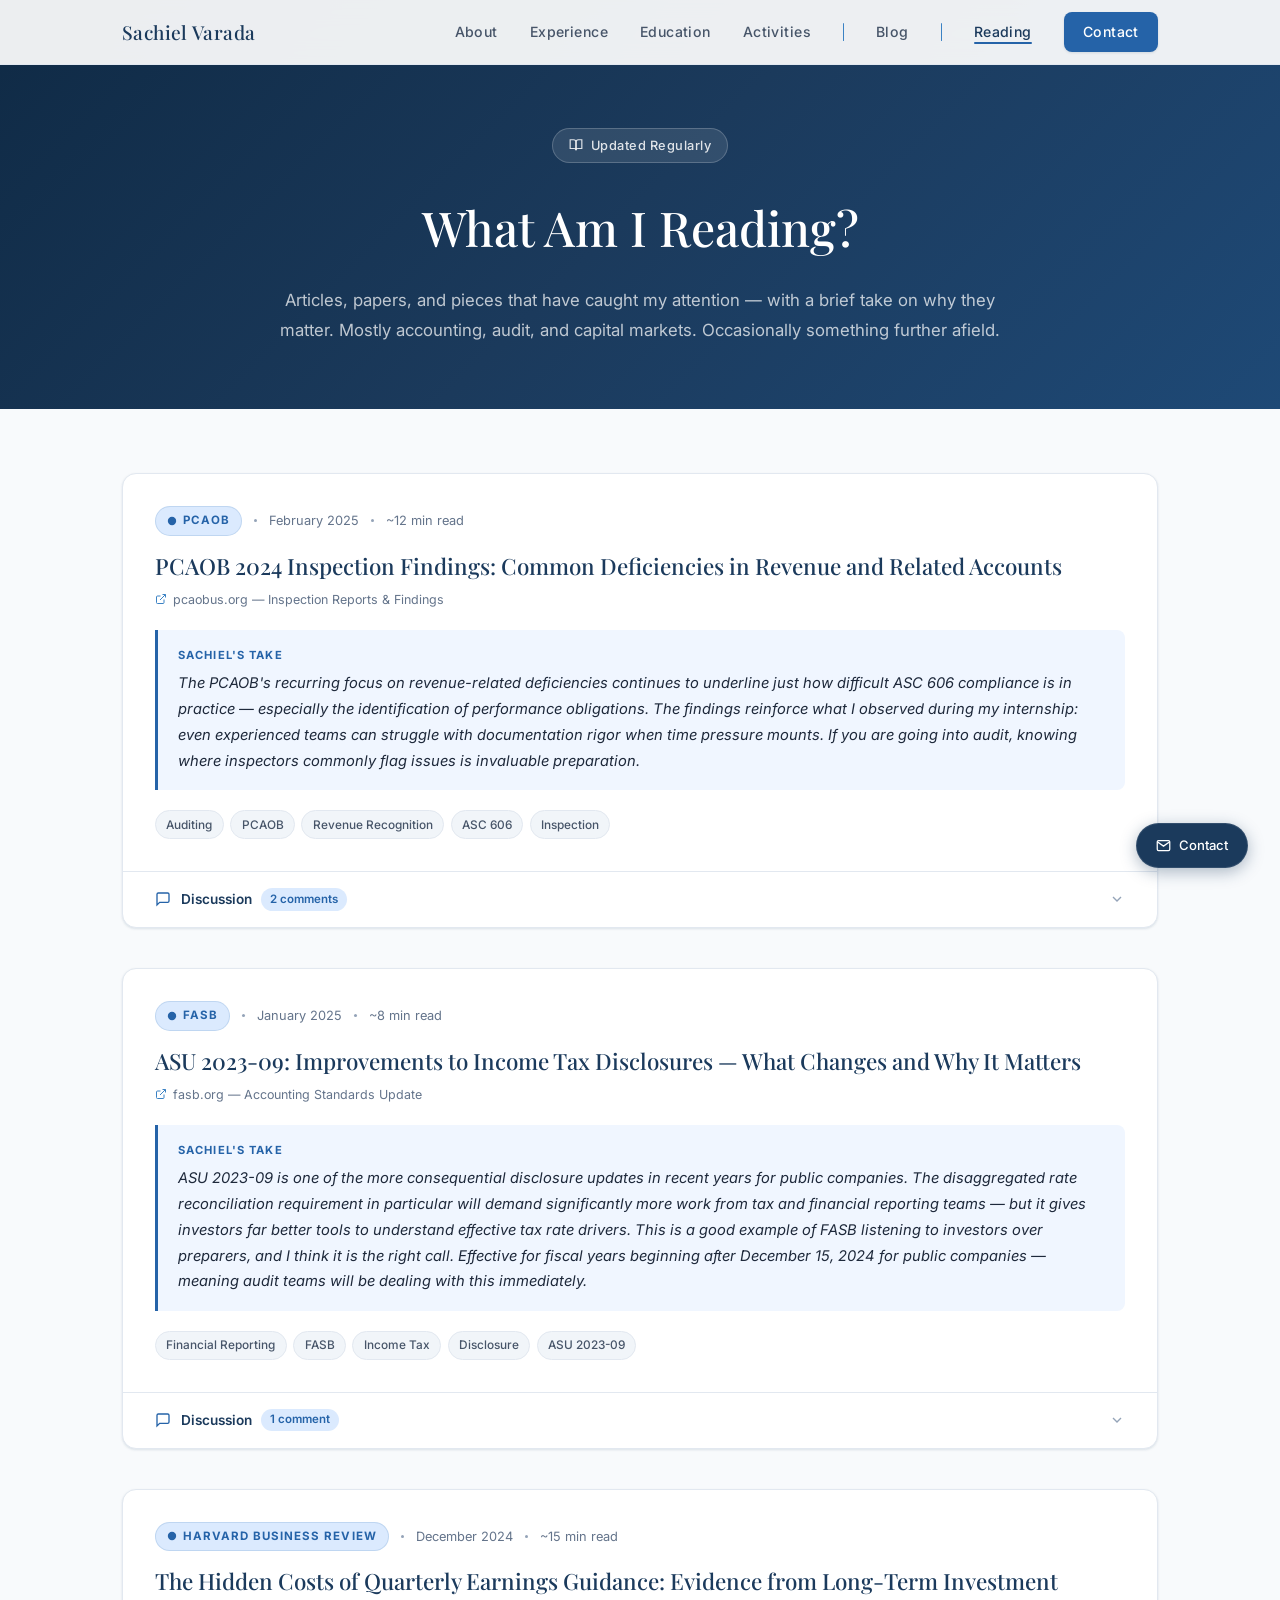
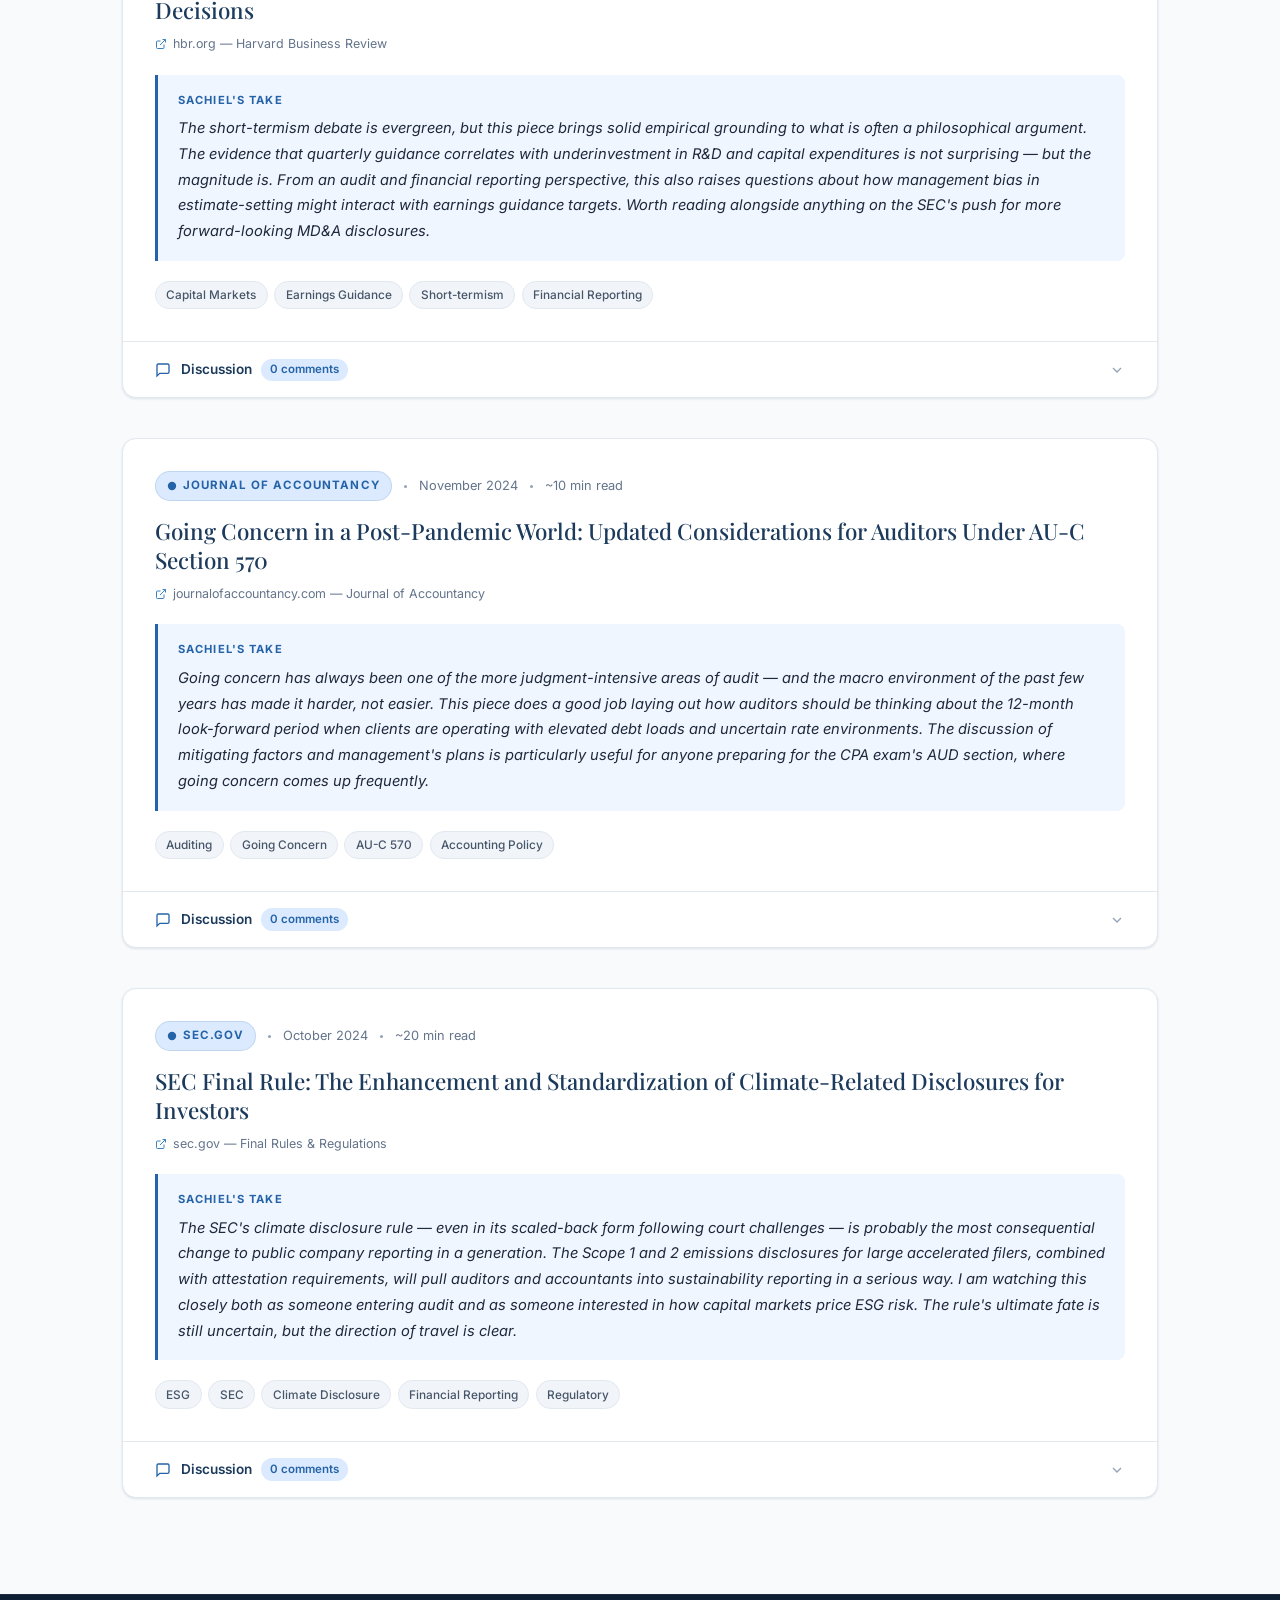
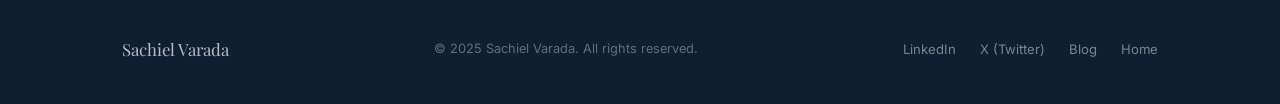
<file: reading.html>
<!DOCTYPE html>
<html lang="en">
<head>
  <meta charset="UTF-8" />
  <meta name="viewport" content="width=device-width, initial-scale=1.0" />
  <title>What Am I Reading? | Sachiel Varada</title>
  <meta name="description" content="Articles, papers, and pieces that Sachiel Varada has been reading — with his take on each. Topics include accounting, audit, capital markets, and financial reporting." />
  <link rel="stylesheet" href="styles.css" />
</head>
<body>

  <!-- ===================== NAVIGATION ===================== -->
  <nav class="navbar" id="navbar">
    <div class="nav-inner">
      <a class="nav-brand" href="index.html">Sachiel Varada</a>
      <ul class="nav-links" id="nav-links">
        <li><a href="index.html#about">About</a></li>
        <li><a href="index.html#experience">Experience</a></li>
        <li><a href="index.html#education">Education</a></li>
        <li><a href="index.html#activities">Activities</a></li>
        <li class="nav-divider" aria-hidden="true"></li>
        <li><a href="blog.html">Blog</a></li>
        <li class="nav-divider" aria-hidden="true"></li>
        <li><a href="reading.html" class="active">Reading</a></li>
        <li>
          <a href="index.html#contact" class="btn btn-primary nav-contact-btn">Contact</a>
        </li>
      </ul>
      <button class="nav-toggle" id="nav-toggle" aria-label="Toggle menu">
        <span></span>
        <span></span>
        <span></span>
      </button>
    </div>
  </nav>

  <!-- ===================== HERO ===================== -->
  <section class="reading-hero">
    <div class="reading-hero-inner">
      <div class="reading-hero-badge">
        <svg width="14" height="14" viewBox="0 0 24 24" fill="none" stroke="currentColor" stroke-width="2"><path d="M2 3h6a4 4 0 0 1 4 4v14a3 3 0 0 0-3-3H2z"/><path d="M22 3h-6a4 4 0 0 0-4 4v14a3 3 0 0 1 3-3h7z"/></svg>
        Updated Regularly
      </div>
      <h1 class="reading-hero-title">What Am I Reading?</h1>
      <p class="reading-hero-desc">
        Articles, papers, and pieces that have caught my attention — with a brief take on why they matter. Mostly accounting, audit, and capital markets. Occasionally something further afield.
      </p>
    </div>
  </section>

  <!-- ===================== READING FEED ===================== -->
  <section class="reading-feed">
    <div class="reading-feed-inner">

      <!-- Article Feed -->
      <main>
        <div class="article-list">

          <!-- ===== ARTICLE 1 ===== -->
          <article class="article-card" id="article-1">
            <div class="article-card-body">
              <div class="article-meta">
                <span class="article-publication">
                  <svg width="10" height="10" viewBox="0 0 24 24" fill="currentColor"><circle cx="12" cy="12" r="10"/></svg>
                  PCAOB
                </span>
                <span class="article-dot"></span>
                <span class="article-date">February 2025</span>
                <span class="article-dot"></span>
                <span class="article-read-time">~12 min read</span>
              </div>

              <h2 class="article-title">
                <a href="https://pcaobus.org" target="_blank" rel="noopener">
                  PCAOB 2024 Inspection Findings: Common Deficiencies in Revenue and Related Accounts
                </a>
              </h2>
              <div class="article-source-url">
                <svg width="12" height="12" viewBox="0 0 24 24" fill="none" stroke="currentColor" stroke-width="2"><path d="M18 13v6a2 2 0 0 1-2 2H5a2 2 0 0 1-2-2V8a2 2 0 0 1 2-2h6"/><polyline points="15 3 21 3 21 9"/><line x1="10" y1="14" x2="21" y2="3"/></svg>
                pcaobus.org &mdash; Inspection Reports &amp; Findings
              </div>

              <div class="article-take">
                <div class="article-take-label">Sachiel's Take</div>
                <p class="article-take-text">
                  The PCAOB's recurring focus on revenue-related deficiencies continues to underline just how difficult ASC 606 compliance is in practice — especially the identification of performance obligations. The findings reinforce what I observed during my internship: even experienced teams can struggle with documentation rigor when time pressure mounts. If you are going into audit, knowing where inspectors commonly flag issues is invaluable preparation.
                </p>
              </div>

              <div class="article-tags">
                <span class="article-tag">Auditing</span>
                <span class="article-tag">PCAOB</span>
                <span class="article-tag">Revenue Recognition</span>
                <span class="article-tag">ASC 606</span>
                <span class="article-tag">Inspection</span>
              </div>
            </div>

            <div class="article-comments">
              <div class="comments-toggle-bar" onclick="toggleComments(this)">
                <div class="comments-toggle-label">
                  <svg width="16" height="16" viewBox="0 0 24 24" fill="none" stroke="currentColor" stroke-width="2"><path d="M21 15a2 2 0 0 1-2 2H7l-4 4V5a2 2 0 0 1 2-2h14a2 2 0 0 1 2 2z"/></svg>
                  Discussion
                  <span class="comment-count-badge">2 comments</span>
                </div>
                <svg class="comments-toggle-chevron" width="16" height="16" viewBox="0 0 24 24" fill="none" stroke="currentColor" stroke-width="2"><polyline points="6 9 12 15 18 9"/></svg>
              </div>

              <div class="comments-body">
                <div class="comments-inner">
                  <div class="comment-list">
                    <div class="comment-item">
                      <div class="comment-avatar">JR</div>
                      <div class="comment-content">
                        <div class="comment-header">
                          <span class="comment-author">James R.</span>
                          <span class="comment-time">2 weeks ago</span>
                        </div>
                        <p class="comment-text">Great point on performance obligations. We saw the same issues in our Big 4 internship — the 5-step model sounds simple but applying it to complex contracts is a completely different exercise. Curious if you think the standard needs further guidance or if it is mostly a practice/training gap.</p>
                      </div>
                    </div>
                    <div class="comment-item">
                      <div class="comment-avatar">AP</div>
                      <div class="comment-content">
                        <div class="comment-header">
                          <span class="comment-author">Anika P.</span>
                          <span class="comment-time">1 week ago</span>
                        </div>
                        <p class="comment-text">The documentation piece is what gets teams every time. Under pressure, audit evidence that seemed sufficient in the moment does not hold up on re-inspection. Your point about the internship experience translating directly to understanding PCAOB findings is well taken.</p>
                      </div>
                    </div>
                  </div>

                  <div class="comment-form-section">
                    <div class="comment-form-title">Leave a Comment</div>
                    <div class="comment-success" id="success-1">
                      <svg width="16" height="16" viewBox="0 0 24 24" fill="none" stroke="currentColor" stroke-width="2"><polyline points="20 6 9 17 4 12"/></svg>
                      Thanks for your comment! It will appear here shortly.
                    </div>
                    <form class="comment-form" onsubmit="submitComment(event, 'success-1')">
                      <div class="comment-form-row">
                        <div class="comment-field">
                          <label for="c1-name">Name</label>
                          <input type="text" id="c1-name" name="name" placeholder="Your name" required />
                        </div>
                        <div class="comment-field">
                          <label for="c1-email">Email</label>
                          <input type="email" id="c1-email" name="email" placeholder="your@email.com" required />
                        </div>
                      </div>
                      <div class="comment-field">
                        <label for="c1-comment">Comment</label>
                        <textarea id="c1-comment" name="comment" placeholder="Share your thoughts on this article..." required></textarea>
                      </div>
                      <div class="comment-submit-row">
                        <span class="comment-notice">Your email will not be published.</span>
                        <button type="submit" class="btn btn-primary btn-comment-submit">Post Comment</button>
                      </div>
                    </form>
                  </div>
                </div>
              </div>
            </div>
          </article>

          <!-- ===== ARTICLE 2 ===== -->
          <article class="article-card" id="article-2">
            <div class="article-card-body">
              <div class="article-meta">
                <span class="article-publication">
                  <svg width="10" height="10" viewBox="0 0 24 24" fill="currentColor"><circle cx="12" cy="12" r="10"/></svg>
                  FASB
                </span>
                <span class="article-dot"></span>
                <span class="article-date">January 2025</span>
                <span class="article-dot"></span>
                <span class="article-read-time">~8 min read</span>
              </div>

              <h2 class="article-title">
                <a href="https://fasb.org" target="_blank" rel="noopener">
                  ASU 2023-09: Improvements to Income Tax Disclosures — What Changes and Why It Matters
                </a>
              </h2>
              <div class="article-source-url">
                <svg width="12" height="12" viewBox="0 0 24 24" fill="none" stroke="currentColor" stroke-width="2"><path d="M18 13v6a2 2 0 0 1-2 2H5a2 2 0 0 1-2-2V8a2 2 0 0 1 2-2h6"/><polyline points="15 3 21 3 21 9"/><line x1="10" y1="14" x2="21" y2="3"/></svg>
                fasb.org &mdash; Accounting Standards Update
              </div>

              <div class="article-take">
                <div class="article-take-label">Sachiel's Take</div>
                <p class="article-take-text">
                  ASU 2023-09 is one of the more consequential disclosure updates in recent years for public companies. The disaggregated rate reconciliation requirement in particular will demand significantly more work from tax and financial reporting teams — but it gives investors far better tools to understand effective tax rate drivers. This is a good example of FASB listening to investors over preparers, and I think it is the right call. Effective for fiscal years beginning after December 15, 2024 for public companies — meaning audit teams will be dealing with this immediately.
                </p>
              </div>

              <div class="article-tags">
                <span class="article-tag">Financial Reporting</span>
                <span class="article-tag">FASB</span>
                <span class="article-tag">Income Tax</span>
                <span class="article-tag">Disclosure</span>
                <span class="article-tag">ASU 2023-09</span>
              </div>
            </div>

            <div class="article-comments">
              <div class="comments-toggle-bar" onclick="toggleComments(this)">
                <div class="comments-toggle-label">
                  <svg width="16" height="16" viewBox="0 0 24 24" fill="none" stroke="currentColor" stroke-width="2"><path d="M21 15a2 2 0 0 1-2 2H7l-4 4V5a2 2 0 0 1 2-2h14a2 2 0 0 1 2 2z"/></svg>
                  Discussion
                  <span class="comment-count-badge">1 comment</span>
                </div>
                <svg class="comments-toggle-chevron" width="16" height="16" viewBox="0 0 24 24" fill="none" stroke="currentColor" stroke-width="2"><polyline points="6 9 12 15 18 9"/></svg>
              </div>

              <div class="comments-body">
                <div class="comments-inner">
                  <div class="comment-list">
                    <div class="comment-item">
                      <div class="comment-avatar">MK</div>
                      <div class="comment-content">
                        <div class="comment-header">
                          <span class="comment-author">Michael K.</span>
                          <span class="comment-time">3 weeks ago</span>
                        </div>
                        <p class="comment-text">The rate reconciliation change is going to be a major lift for multinational companies with complex tax structures. Curious what you think the downstream audit implications are — more documentation burden, or do you see this actually making certain areas of audit easier?</p>
                      </div>
                    </div>
                  </div>

                  <div class="comment-form-section">
                    <div class="comment-form-title">Leave a Comment</div>
                    <div class="comment-success" id="success-2">
                      <svg width="16" height="16" viewBox="0 0 24 24" fill="none" stroke="currentColor" stroke-width="2"><polyline points="20 6 9 17 4 12"/></svg>
                      Thanks for your comment! It will appear here shortly.
                    </div>
                    <form class="comment-form" onsubmit="submitComment(event, 'success-2')">
                      <div class="comment-form-row">
                        <div class="comment-field">
                          <label for="c2-name">Name</label>
                          <input type="text" id="c2-name" name="name" placeholder="Your name" required />
                        </div>
                        <div class="comment-field">
                          <label for="c2-email">Email</label>
                          <input type="email" id="c2-email" name="email" placeholder="your@email.com" required />
                        </div>
                      </div>
                      <div class="comment-field">
                        <label for="c2-comment">Comment</label>
                        <textarea id="c2-comment" name="comment" placeholder="Share your thoughts on this article..." required></textarea>
                      </div>
                      <div class="comment-submit-row">
                        <span class="comment-notice">Your email will not be published.</span>
                        <button type="submit" class="btn btn-primary btn-comment-submit">Post Comment</button>
                      </div>
                    </form>
                  </div>
                </div>
              </div>
            </div>
          </article>

          <!-- ===== ARTICLE 3 ===== -->
          <article class="article-card" id="article-3">
            <div class="article-card-body">
              <div class="article-meta">
                <span class="article-publication">
                  <svg width="10" height="10" viewBox="0 0 24 24" fill="currentColor"><circle cx="12" cy="12" r="10"/></svg>
                  Harvard Business Review
                </span>
                <span class="article-dot"></span>
                <span class="article-date">December 2024</span>
                <span class="article-dot"></span>
                <span class="article-read-time">~15 min read</span>
              </div>

              <h2 class="article-title">
                <a href="https://hbr.org" target="_blank" rel="noopener">
                  The Hidden Costs of Quarterly Earnings Guidance: Evidence from Long-Term Investment Decisions
                </a>
              </h2>
              <div class="article-source-url">
                <svg width="12" height="12" viewBox="0 0 24 24" fill="none" stroke="currentColor" stroke-width="2"><path d="M18 13v6a2 2 0 0 1-2 2H5a2 2 0 0 1-2-2V8a2 2 0 0 1 2-2h6"/><polyline points="15 3 21 3 21 9"/><line x1="10" y1="14" x2="21" y2="3"/></svg>
                hbr.org &mdash; Harvard Business Review
              </div>

              <div class="article-take">
                <div class="article-take-label">Sachiel's Take</div>
                <p class="article-take-text">
                  The short-termism debate is evergreen, but this piece brings solid empirical grounding to what is often a philosophical argument. The evidence that quarterly guidance correlates with underinvestment in R&D and capital expenditures is not surprising — but the magnitude is. From an audit and financial reporting perspective, this also raises questions about how management bias in estimate-setting might interact with earnings guidance targets. Worth reading alongside anything on the SEC's push for more forward-looking MD&amp;A disclosures.
                </p>
              </div>

              <div class="article-tags">
                <span class="article-tag">Capital Markets</span>
                <span class="article-tag">Earnings Guidance</span>
                <span class="article-tag">Short-termism</span>
                <span class="article-tag">Financial Reporting</span>
              </div>
            </div>

            <div class="article-comments">
              <div class="comments-toggle-bar" onclick="toggleComments(this)">
                <div class="comments-toggle-label">
                  <svg width="16" height="16" viewBox="0 0 24 24" fill="none" stroke="currentColor" stroke-width="2"><path d="M21 15a2 2 0 0 1-2 2H7l-4 4V5a2 2 0 0 1 2-2h14a2 2 0 0 1 2 2z"/></svg>
                  Discussion
                  <span class="comment-count-badge">0 comments</span>
                </div>
                <svg class="comments-toggle-chevron" width="16" height="16" viewBox="0 0 24 24" fill="none" stroke="currentColor" stroke-width="2"><polyline points="6 9 12 15 18 9"/></svg>
              </div>

              <div class="comments-body">
                <div class="comments-inner">
                  <div class="no-comments">
                    <svg width="28" height="28" viewBox="0 0 24 24" fill="none" stroke="currentColor" stroke-width="1.5"><path d="M21 15a2 2 0 0 1-2 2H7l-4 4V5a2 2 0 0 1 2-2h14a2 2 0 0 1 2 2z"/></svg>
                    <p>No comments yet &mdash; be the first.</p>
                  </div>

                  <div class="comment-form-section">
                    <div class="comment-form-title">Leave a Comment</div>
                    <div class="comment-success" id="success-3">
                      <svg width="16" height="16" viewBox="0 0 24 24" fill="none" stroke="currentColor" stroke-width="2"><polyline points="20 6 9 17 4 12"/></svg>
                      Thanks for your comment! It will appear here shortly.
                    </div>
                    <form class="comment-form" onsubmit="submitComment(event, 'success-3')">
                      <div class="comment-form-row">
                        <div class="comment-field">
                          <label for="c3-name">Name</label>
                          <input type="text" id="c3-name" name="name" placeholder="Your name" required />
                        </div>
                        <div class="comment-field">
                          <label for="c3-email">Email</label>
                          <input type="email" id="c3-email" name="email" placeholder="your@email.com" required />
                        </div>
                      </div>
                      <div class="comment-field">
                        <label for="c3-comment">Comment</label>
                        <textarea id="c3-comment" name="comment" placeholder="Share your thoughts on this article..." required></textarea>
                      </div>
                      <div class="comment-submit-row">
                        <span class="comment-notice">Your email will not be published.</span>
                        <button type="submit" class="btn btn-primary btn-comment-submit">Post Comment</button>
                      </div>
                    </form>
                  </div>
                </div>
              </div>
            </div>
          </article>

          <!-- ===== ARTICLE 4 ===== -->
          <article class="article-card" id="article-4">
            <div class="article-card-body">
              <div class="article-meta">
                <span class="article-publication">
                  <svg width="10" height="10" viewBox="0 0 24 24" fill="currentColor"><circle cx="12" cy="12" r="10"/></svg>
                  Journal of Accountancy
                </span>
                <span class="article-dot"></span>
                <span class="article-date">November 2024</span>
                <span class="article-dot"></span>
                <span class="article-read-time">~10 min read</span>
              </div>

              <h2 class="article-title">
                <a href="https://journalofaccountancy.com" target="_blank" rel="noopener">
                  Going Concern in a Post-Pandemic World: Updated Considerations for Auditors Under AU-C Section 570
                </a>
              </h2>
              <div class="article-source-url">
                <svg width="12" height="12" viewBox="0 0 24 24" fill="none" stroke="currentColor" stroke-width="2"><path d="M18 13v6a2 2 0 0 1-2 2H5a2 2 0 0 1-2-2V8a2 2 0 0 1 2-2h6"/><polyline points="15 3 21 3 21 9"/><line x1="10" y1="14" x2="21" y2="3"/></svg>
                journalofaccountancy.com &mdash; Journal of Accountancy
              </div>

              <div class="article-take">
                <div class="article-take-label">Sachiel's Take</div>
                <p class="article-take-text">
                  Going concern has always been one of the more judgment-intensive areas of audit — and the macro environment of the past few years has made it harder, not easier. This piece does a good job laying out how auditors should be thinking about the 12-month look-forward period when clients are operating with elevated debt loads and uncertain rate environments. The discussion of mitigating factors and management's plans is particularly useful for anyone preparing for the CPA exam's AUD section, where going concern comes up frequently.
                </p>
              </div>

              <div class="article-tags">
                <span class="article-tag">Auditing</span>
                <span class="article-tag">Going Concern</span>
                <span class="article-tag">AU-C 570</span>
                <span class="article-tag">Accounting Policy</span>
              </div>
            </div>

            <div class="article-comments">
              <div class="comments-toggle-bar" onclick="toggleComments(this)">
                <div class="comments-toggle-label">
                  <svg width="16" height="16" viewBox="0 0 24 24" fill="none" stroke="currentColor" stroke-width="2"><path d="M21 15a2 2 0 0 1-2 2H7l-4 4V5a2 2 0 0 1 2-2h14a2 2 0 0 1 2 2z"/></svg>
                  Discussion
                  <span class="comment-count-badge">0 comments</span>
                </div>
                <svg class="comments-toggle-chevron" width="16" height="16" viewBox="0 0 24 24" fill="none" stroke="currentColor" stroke-width="2"><polyline points="6 9 12 15 18 9"/></svg>
              </div>

              <div class="comments-body">
                <div class="comments-inner">
                  <div class="no-comments">
                    <svg width="28" height="28" viewBox="0 0 24 24" fill="none" stroke="currentColor" stroke-width="1.5"><path d="M21 15a2 2 0 0 1-2 2H7l-4 4V5a2 2 0 0 1 2-2h14a2 2 0 0 1 2 2z"/></svg>
                    <p>No comments yet &mdash; be the first.</p>
                  </div>

                  <div class="comment-form-section">
                    <div class="comment-form-title">Leave a Comment</div>
                    <div class="comment-success" id="success-4">
                      <svg width="16" height="16" viewBox="0 0 24 24" fill="none" stroke="currentColor" stroke-width="2"><polyline points="20 6 9 17 4 12"/></svg>
                      Thanks for your comment! It will appear here shortly.
                    </div>
                    <form class="comment-form" onsubmit="submitComment(event, 'success-4')">
                      <div class="comment-form-row">
                        <div class="comment-field">
                          <label for="c4-name">Name</label>
                          <input type="text" id="c4-name" name="name" placeholder="Your name" required />
                        </div>
                        <div class="comment-field">
                          <label for="c4-email">Email</label>
                          <input type="email" id="c4-email" name="email" placeholder="your@email.com" required />
                        </div>
                      </div>
                      <div class="comment-field">
                        <label for="c4-comment">Comment</label>
                        <textarea id="c4-comment" name="comment" placeholder="Share your thoughts on this article..." required></textarea>
                      </div>
                      <div class="comment-submit-row">
                        <span class="comment-notice">Your email will not be published.</span>
                        <button type="submit" class="btn btn-primary btn-comment-submit">Post Comment</button>
                      </div>
                    </form>
                  </div>
                </div>
              </div>
            </div>
          </article>

          <!-- ===== ARTICLE 5 ===== -->
          <article class="article-card" id="article-5">
            <div class="article-card-body">
              <div class="article-meta">
                <span class="article-publication">
                  <svg width="10" height="10" viewBox="0 0 24 24" fill="currentColor"><circle cx="12" cy="12" r="10"/></svg>
                  SEC.gov
                </span>
                <span class="article-dot"></span>
                <span class="article-date">October 2024</span>
                <span class="article-dot"></span>
                <span class="article-read-time">~20 min read</span>
              </div>

              <h2 class="article-title">
                <a href="https://sec.gov" target="_blank" rel="noopener">
                  SEC Final Rule: The Enhancement and Standardization of Climate-Related Disclosures for Investors
                </a>
              </h2>
              <div class="article-source-url">
                <svg width="12" height="12" viewBox="0 0 24 24" fill="none" stroke="currentColor" stroke-width="2"><path d="M18 13v6a2 2 0 0 1-2 2H5a2 2 0 0 1-2-2V8a2 2 0 0 1 2-2h6"/><polyline points="15 3 21 3 21 9"/><line x1="10" y1="14" x2="21" y2="3"/></svg>
                sec.gov &mdash; Final Rules &amp; Regulations
              </div>

              <div class="article-take">
                <div class="article-take-label">Sachiel's Take</div>
                <p class="article-take-text">
                  The SEC's climate disclosure rule — even in its scaled-back form following court challenges — is probably the most consequential change to public company reporting in a generation. The Scope 1 and 2 emissions disclosures for large accelerated filers, combined with attestation requirements, will pull auditors and accountants into sustainability reporting in a serious way. I am watching this closely both as someone entering audit and as someone interested in how capital markets price ESG risk. The rule's ultimate fate is still uncertain, but the direction of travel is clear.
                </p>
              </div>

              <div class="article-tags">
                <span class="article-tag">ESG</span>
                <span class="article-tag">SEC</span>
                <span class="article-tag">Climate Disclosure</span>
                <span class="article-tag">Financial Reporting</span>
                <span class="article-tag">Regulatory</span>
              </div>
            </div>

            <div class="article-comments">
              <div class="comments-toggle-bar" onclick="toggleComments(this)">
                <div class="comments-toggle-label">
                  <svg width="16" height="16" viewBox="0 0 24 24" fill="none" stroke="currentColor" stroke-width="2"><path d="M21 15a2 2 0 0 1-2 2H7l-4 4V5a2 2 0 0 1 2-2h14a2 2 0 0 1 2 2z"/></svg>
                  Discussion
                  <span class="comment-count-badge">0 comments</span>
                </div>
                <svg class="comments-toggle-chevron" width="16" height="16" viewBox="0 0 24 24" fill="none" stroke="currentColor" stroke-width="2"><polyline points="6 9 12 15 18 9"/></svg>
              </div>

              <div class="comments-body">
                <div class="comments-inner">
                  <div class="no-comments">
                    <svg width="28" height="28" viewBox="0 0 24 24" fill="none" stroke="currentColor" stroke-width="1.5"><path d="M21 15a2 2 0 0 1-2 2H7l-4 4V5a2 2 0 0 1 2-2h14a2 2 0 0 1 2 2z"/></svg>
                    <p>No comments yet &mdash; be the first.</p>
                  </div>

                  <div class="comment-form-section">
                    <div class="comment-form-title">Leave a Comment</div>
                    <div class="comment-success" id="success-5">
                      <svg width="16" height="16" viewBox="0 0 24 24" fill="none" stroke="currentColor" stroke-width="2"><polyline points="20 6 9 17 4 12"/></svg>
                      Thanks for your comment! It will appear here shortly.
                    </div>
                    <form class="comment-form" onsubmit="submitComment(event, 'success-5')">
                      <div class="comment-form-row">
                        <div class="comment-field">
                          <label for="c5-name">Name</label>
                          <input type="text" id="c5-name" name="name" placeholder="Your name" required />
                        </div>
                        <div class="comment-field">
                          <label for="c5-email">Email</label>
                          <input type="email" id="c5-email" name="email" placeholder="your@email.com" required />
                        </div>
                      </div>
                      <div class="comment-field">
                        <label for="c5-comment">Comment</label>
                        <textarea id="c5-comment" name="comment" placeholder="Share your thoughts on this article..." required></textarea>
                      </div>
                      <div class="comment-submit-row">
                        <span class="comment-notice">Your email will not be published.</span>
                        <button type="submit" class="btn btn-primary btn-comment-submit">Post Comment</button>
                      </div>
                    </form>
                  </div>
                </div>
              </div>
            </div>
          </article>

        </div><!-- end .article-list -->
      </main>

    </div>
  </section>

  <!-- ===================== FOOTER ===================== -->
  <footer class="footer">
    <div class="footer-inner">
      <div class="footer-brand">Sachiel Varada</div>
      <div class="footer-copy">&copy; 2025 Sachiel Varada. All rights reserved.</div>
      <div class="footer-links">
        <a href="https://www.linkedin.com/in/sachielvarada/" target="_blank" rel="noopener">LinkedIn</a>
        <a href="https://x.com/materialitychck" target="_blank" rel="noopener">X (Twitter)</a>
        <a href="blog.html">Blog</a>
        <a href="index.html">Home</a>
      </div>
    </div>
  </footer>

  <!-- ===================== FLOATING CONTACT ===================== -->
  <a href="index.html#contact" class="float-contact">
    <svg viewBox="0 0 24 24" fill="none" stroke="currentColor" stroke-width="2"><path d="M4 4h16c1.1 0 2 .9 2 2v12c0 1.1-.9 2-2 2H4c-1.1 0-2-.9-2-2V6c0-1.1.9-2 2-2z"/><polyline points="22,6 12,13 2,6"/></svg>
    <span class="float-contact-label">Contact</span>
  </a>

  <!-- Mobile nav backdrop -->
  <div class="nav-backdrop" id="nav-backdrop"></div>

  <!-- ===================== SCRIPTS ===================== -->
  <script>
    // Navbar scroll effect
    const navbar = document.getElementById('navbar');
    window.addEventListener('scroll', () => {
      navbar.classList.toggle('scrolled', window.scrollY > 20);
    });

    // Mobile nav toggle with burger animation
    const navToggle = document.getElementById('nav-toggle');
    const navLinks = document.getElementById('nav-links');
    const backdrop = document.getElementById('nav-backdrop');

    function openMenu() {
      navLinks.classList.add('open');
      navToggle.classList.add('open');
      backdrop.classList.add('open');
      document.body.style.overflow = 'hidden';
    }

    function closeMenu() {
      navLinks.classList.remove('open');
      navToggle.classList.remove('open');
      backdrop.classList.remove('open');
      document.body.style.overflow = '';
    }

    navToggle.addEventListener('click', () => {
      navLinks.classList.contains('open') ? closeMenu() : openMenu();
    });

    backdrop.addEventListener('click', closeMenu);

    navLinks.querySelectorAll('a').forEach(link => {
      link.addEventListener('click', closeMenu);
    });

    document.addEventListener('keydown', (e) => {
      if (e.key === 'Escape') closeMenu();
    });

    // Toggle comment sections open/closed
    function toggleComments(bar) {
      const body = bar.nextElementSibling;
      const chevron = bar.querySelector('.comments-toggle-chevron');
      const isOpen = body.classList.contains('open');

      body.classList.toggle('open', !isOpen);
      chevron.classList.toggle('open', !isOpen);
    }

    // Comment form submission (UI only — wire up to a backend like Formspree or Supabase for persistence)
    function submitComment(e, successId) {
      e.preventDefault();
      const form = e.target;
      const successEl = document.getElementById(successId);
      const btn = form.querySelector('button[type="submit"]');

      btn.disabled = true;
      btn.textContent = 'Posting...';

      // Simulate a short delay (replace with actual fetch() to your backend)
      setTimeout(() => {
        form.style.display = 'none';
        successEl.style.display = 'flex';

        // Reset after a delay so the form is reusable
        setTimeout(() => {
          form.reset();
          form.style.display = 'flex';
          successEl.style.display = 'none';
          btn.disabled = false;
          btn.textContent = 'Post Comment';
        }, 5000);
      }, 600);
    }
  </script>

</body>
</html>
</file>
<file: styles.css>
/* =========================================
   Sachiel Varada — Personal Website Styles
   Theme: Professional Modern Blue/White
   ========================================= */

/* --- Google Fonts --- */
@import url('https://fonts.googleapis.com/css2?family=Inter:wght@300;400;500;600;700&family=Playfair+Display:wght@400;500;600&display=swap');

/* --- CSS Variables --- */
:root {
  --navy:       #1b3a5c;
  --blue:       #2563a8;
  --blue-light: #3b82c4;
  --blue-pale:  #dbeafe;
  --blue-tint:  #f0f6ff;
  --white:      #ffffff;
  --off-white:  #f8fafc;
  --gray-100:   #f1f5f9;
  --gray-200:   #e2e8f0;
  --gray-400:   #94a3b8;
  --gray-600:   #475569;
  --gray-800:   #1e293b;
  --text:       #1e293b;
  --text-muted: #64748b;

  --font-sans:  'Inter', -apple-system, BlinkMacSystemFont, sans-serif;
  --font-serif: 'Playfair Display', Georgia, serif;

  --shadow-sm:  0 1px 3px rgba(27, 58, 92, 0.08), 0 1px 2px rgba(27, 58, 92, 0.05);
  --shadow-md:  0 4px 12px rgba(27, 58, 92, 0.10), 0 2px 4px rgba(27, 58, 92, 0.06);
  --shadow-lg:  0 10px 28px rgba(27, 58, 92, 0.12), 0 4px 8px rgba(27, 58, 92, 0.08);

  --radius:     8px;
  --radius-lg:  14px;
  --transition: 0.22s ease;
  --max-width:  1100px;
}

/* --- Reset & Base --- */
*, *::before, *::after {
  box-sizing: border-box;
  margin: 0;
  padding: 0;
}

html {
  scroll-behavior: smooth;
  font-size: 16px;
}

body {
  font-family: var(--font-sans);
  color: var(--text);
  background: var(--white);
  line-height: 1.7;
  -webkit-font-smoothing: antialiased;
}

img {
  max-width: 100%;
  display: block;
}

a {
  color: var(--blue);
  text-decoration: none;
  transition: color var(--transition);
}

a:hover {
  color: var(--navy);
}

/* --- Utility --- */
.container {
  max-width: var(--max-width);
  margin: 0 auto;
  padding: 0 2rem;
}

.section-label {
  font-size: 0.75rem;
  font-weight: 600;
  letter-spacing: 0.12em;
  text-transform: uppercase;
  color: var(--blue);
  margin-bottom: 0.5rem;
}

.section-title {
  font-family: var(--font-serif);
  font-size: clamp(1.75rem, 3vw, 2.4rem);
  font-weight: 500;
  color: var(--navy);
  line-height: 1.25;
  margin-bottom: 1rem;
}

.section-divider {
  width: 48px;
  height: 3px;
  background: var(--blue);
  border-radius: 2px;
  margin-bottom: 2rem;
}

/* --- Buttons --- */
.btn {
  display: inline-flex;
  align-items: center;
  gap: 0.5rem;
  padding: 0.7rem 1.5rem;
  border-radius: var(--radius);
  font-family: var(--font-sans);
  font-size: 0.9rem;
  font-weight: 500;
  cursor: pointer;
  border: none;
  transition: all var(--transition);
  text-decoration: none;
}

.btn-primary {
  background: var(--blue);
  color: var(--white);
  box-shadow: var(--shadow-sm);
}

.btn-primary:hover {
  background: var(--navy);
  color: var(--white);
  transform: translateY(-1px);
  box-shadow: var(--shadow-md);
}

.btn-outline {
  background: transparent;
  color: var(--blue);
  border: 1.5px solid var(--blue);
}

.btn-outline:hover {
  background: var(--blue-pale);
  color: var(--navy);
  border-color: var(--navy);
}

/* =========================================
   NAVIGATION
   ========================================= */
.navbar {
  position: fixed;
  top: 0;
  left: 0;
  right: 0;
  z-index: 1000;
  background: rgba(255, 255, 255, 0.92);
  backdrop-filter: blur(12px);
  -webkit-backdrop-filter: blur(12px);
  border-bottom: 1px solid var(--gray-200);
  transition: box-shadow var(--transition);
}

.navbar.scrolled {
  box-shadow: var(--shadow-sm);
}

.nav-inner {
  max-width: var(--max-width);
  margin: 0 auto;
  padding: 0 2rem;
  height: 64px;
  display: flex;
  align-items: center;
  justify-content: space-between;
}

.nav-brand {
  font-family: var(--font-serif);
  font-size: 1.2rem;
  font-weight: 500;
  color: var(--navy);
  letter-spacing: 0.02em;
}

.nav-brand:hover {
  color: var(--blue);
}

.nav-links {
  display: flex;
  align-items: center;
  gap: 2rem;
  list-style: none;
}

.nav-links a {
  font-size: 0.88rem;
  font-weight: 500;
  color: var(--gray-600);
  letter-spacing: 0.03em;
  transition: color var(--transition);
  position: relative;
}

.nav-links a::after {
  content: '';
  position: absolute;
  bottom: -4px;
  left: 0;
  right: 0;
  height: 2px;
  background: var(--blue);
  transform: scaleX(0);
  transition: transform var(--transition);
  border-radius: 1px;
}

.nav-links a:hover,
.nav-links a.active {
  color: var(--navy);
}

.nav-links a:hover::after,
.nav-links a.active::after {
  transform: scaleX(1);
}

.nav-contact-btn {
  padding: 0.5rem 1.2rem;
  font-size: 0.85rem;
}

.nav-links a.nav-contact-btn,
.nav-links a.nav-contact-btn:hover {
  color: var(--white);
}

/* Nav divider — vertical rule between section links and page links */
.nav-divider {
  width: 1px;
  height: 18px;
  background: var(--blue-light);
  border-radius: 1px;
  flex-shrink: 0;
  align-self: center;
}

/* Mobile menu toggle */
.nav-toggle {
  display: none;
  flex-direction: column;
  gap: 5px;
  background: none;
  border: none;
  cursor: pointer;
  padding: 4px;
}

.nav-toggle span {
  display: block;
  width: 22px;
  height: 2px;
  background: var(--navy);
  border-radius: 1px;
  transition: all var(--transition);
}

/* =========================================
   HERO SECTION
   ========================================= */
.hero {
  min-height: 100vh;
  display: flex;
  align-items: center;
  background: linear-gradient(135deg, var(--navy) 0%, #2d5f9e 60%, var(--blue-light) 100%);
  position: relative;
  overflow: hidden;
  padding-top: 64px;
}

.hero::before {
  content: '';
  position: absolute;
  inset: 0;
  background: url("data:image/svg+xml,%3Csvg width='60' height='60' viewBox='0 0 60 60' xmlns='http://www.w3.org/2000/svg'%3E%3Cg fill='none' fill-rule='evenodd'%3E%3Cg fill='%23ffffff' fill-opacity='0.03'%3E%3Cpath d='M36 34v-4h-2v4h-4v2h4v4h2v-4h4v-2h-4zm0-30V0h-2v4h-4v2h4v4h2V6h4V4h-4zM6 34v-4H4v4H0v2h4v4h2v-4h4v-2H6zM6 4V0H4v4H0v2h4v4h2V6h4V4H6z'/%3E%3C/g%3E%3C/g%3E%3C/svg%3E");
}

.hero-inner {
  max-width: var(--max-width);
  margin: 0 auto;
  padding: 5rem 2rem;
  display: grid;
  grid-template-columns: 1fr 340px;
  gap: 5rem;
  align-items: center;
  position: relative;
  z-index: 1;
  width: 100%;
}

.hero-content {
  color: var(--white);
}

.hero-eyebrow {
  display: inline-flex;
  align-items: center;
  gap: 0.5rem;
  background: rgba(255, 255, 255, 0.12);
  border: 1px solid rgba(255, 255, 255, 0.2);
  border-radius: 100px;
  padding: 0.35rem 1rem;
  font-size: 0.8rem;
  font-weight: 500;
  letter-spacing: 0.06em;
  text-transform: uppercase;
  color: rgba(255, 255, 255, 0.9);
  margin-bottom: 1.5rem;
}

.hero-eyebrow-dot {
  width: 6px;
  height: 6px;
  background: #7dd3fc;
  border-radius: 50%;
}

.hero-name {
  font-family: var(--font-serif);
  font-size: clamp(2.8rem, 6vw, 4.5rem);
  font-weight: 500;
  line-height: 1.1;
  color: var(--white);
  margin-bottom: 0.5rem;
}

.hero-title {
  font-size: clamp(1rem, 2vw, 1.25rem);
  font-weight: 400;
  color: rgba(255, 255, 255, 0.75);
  margin-bottom: 1.5rem;
  letter-spacing: 0.01em;
}

.hero-bio {
  font-size: 1.05rem;
  color: rgba(255, 255, 255, 0.82);
  line-height: 1.8;
  max-width: 520px;
  margin-bottom: 2.5rem;
}

.hero-actions {
  display: flex;
  gap: 1rem;
  flex-wrap: wrap;
}

.hero-actions .btn-primary {
  background: var(--white);
  color: var(--navy);
  box-shadow: 0 4px 14px rgba(0, 0, 0, 0.2);
}

.hero-actions .btn-primary:hover {
  background: var(--blue-pale);
  color: var(--navy);
  transform: translateY(-2px);
  box-shadow: 0 6px 20px rgba(0, 0, 0, 0.25);
}

.hero-actions .btn-outline {
  border-color: rgba(255, 255, 255, 0.5);
  color: rgba(255, 255, 255, 0.9);
}

.hero-actions .btn-outline:hover {
  background: rgba(255, 255, 255, 0.12);
  color: var(--white);
  border-color: var(--white);
}

/* Hero photo */
.hero-photo-wrap {
  display: flex;
  justify-content: center;
}

.hero-photo-frame {
  position: relative;
  width: 300px;
  height: 340px;
}

.hero-photo-frame::before {
  content: '';
  position: absolute;
  top: 16px;
  left: 16px;
  right: -16px;
  bottom: -16px;
  border: 2px solid rgba(255, 255, 255, 0.25);
  border-radius: var(--radius-lg);
}

.hero-photo {
  width: 100%;
  height: 100%;
  object-fit: cover;
  border-radius: var(--radius-lg);
  position: relative;
  z-index: 1;
}

.hero-photo-placeholder {
  width: 100%;
  height: 100%;
  border-radius: var(--radius-lg);
  background: rgba(255, 255, 255, 0.12);
  border: 2px dashed rgba(255, 255, 255, 0.3);
  display: flex;
  flex-direction: column;
  align-items: center;
  justify-content: center;
  gap: 0.75rem;
  color: rgba(255, 255, 255, 0.6);
  font-size: 0.85rem;
  position: relative;
  z-index: 1;
}

.hero-photo-placeholder svg {
  opacity: 0.5;
}

/* Hero scroll indicator */
.hero-scroll {
  position: absolute;
  bottom: 2rem;
  left: 50%;
  transform: translateX(-50%);
  display: flex;
  flex-direction: column;
  align-items: center;
  gap: 0.5rem;
  color: rgba(255, 255, 255, 0.5);
  font-size: 0.75rem;
  letter-spacing: 0.08em;
  text-transform: uppercase;
  animation: scrollBounce 2s ease-in-out infinite;
}

.hero-scroll svg {
  opacity: 0.5;
}

@keyframes scrollBounce {
  0%, 100% { transform: translateX(-50%) translateY(0); }
  50% { transform: translateX(-50%) translateY(6px); }
}

/* =========================================
   STATS / HIGHLIGHTS BAR
   ========================================= */
.stats-bar {
  background: var(--white);
  border-bottom: 1px solid var(--gray-200);
  padding: 2rem 0;
}

.stats-inner {
  max-width: var(--max-width);
  margin: 0 auto;
  padding: 0 2rem;
  display: grid;
  grid-template-columns: repeat(4, 1fr);
  gap: 1rem;
  text-align: center;
}

.stat-item {
  padding: 1rem;
}

.stat-value {
  font-family: var(--font-serif);
  font-size: 2rem;
  font-weight: 500;
  color: var(--navy);
  line-height: 1;
  margin-bottom: 0.4rem;
}

.stat-label {
  font-size: 0.8rem;
  color: var(--text-muted);
  font-weight: 500;
  letter-spacing: 0.04em;
}

/* =========================================
   ABOUT SECTION
   ========================================= */
.about {
  padding: 6rem 0;
  background: var(--off-white);
}

.about-inner {
  max-width: var(--max-width);
  margin: 0 auto;
  padding: 0 2rem;
  display: grid;
  grid-template-columns: 1fr 1fr;
  gap: 5rem;
  align-items: start;
}

.about-text p {
  color: var(--text-muted);
  margin-bottom: 1.25rem;
  font-size: 1.02rem;
  line-height: 1.85;
}

.about-text p:last-child {
  margin-bottom: 0;
}

.about-interests {
  margin-top: 2rem;
}

.interest-tags {
  display: flex;
  flex-wrap: wrap;
  gap: 0.5rem;
  margin-top: 0.75rem;
}

.tag {
  display: inline-block;
  padding: 0.3rem 0.9rem;
  background: var(--blue-pale);
  color: var(--navy);
  border-radius: 100px;
  font-size: 0.8rem;
  font-weight: 500;
  border: 1px solid rgba(37, 99, 168, 0.15);
}

.about-aside {
  display: flex;
  flex-direction: column;
  gap: 1.25rem;
}

.info-card {
  background: var(--white);
  border: 1px solid var(--gray-200);
  border-radius: var(--radius-lg);
  padding: 1.5rem;
  box-shadow: var(--shadow-sm);
  transition: box-shadow var(--transition);
}

.info-card:hover {
  box-shadow: var(--shadow-md);
}

.info-card-title {
  font-size: 0.75rem;
  font-weight: 600;
  letter-spacing: 0.1em;
  text-transform: uppercase;
  color: var(--blue);
  margin-bottom: 0.75rem;
}

.info-card-item {
  display: flex;
  align-items: center;
  gap: 0.75rem;
  padding: 0.5rem 0;
  border-bottom: 1px solid var(--gray-100);
  color: var(--text);
  font-size: 0.9rem;
}

.info-card-item:last-child {
  border-bottom: none;
}

.info-card-item svg {
  color: var(--blue);
  flex-shrink: 0;
}

/* =========================================
   EXPERIENCE SECTION
   ========================================= */
.experience {
  padding: 6rem 0;
  background: var(--white);
}

.experience-inner {
  max-width: var(--max-width);
  margin: 0 auto;
  padding: 0 2rem;
}

.experience-header {
  max-width: 600px;
  margin-bottom: 3.5rem;
}

.timeline {
  position: relative;
  padding-left: 2rem;
}

.timeline::before {
  content: '';
  position: absolute;
  left: 0;
  top: 8px;
  bottom: 8px;
  width: 2px;
  background: linear-gradient(to bottom, var(--blue), var(--blue-pale));
  border-radius: 1px;
}

.timeline-item {
  position: relative;
  padding-bottom: 3rem;
}

.timeline-item:last-child {
  padding-bottom: 0;
}

.timeline-dot {
  position: absolute;
  left: -2.5rem;
  top: 6px;
  width: 12px;
  height: 12px;
  border-radius: 50%;
  background: var(--blue);
  border: 3px solid var(--white);
  box-shadow: 0 0 0 2px var(--blue);
}

.timeline-card {
  background: var(--off-white);
  border: 1px solid var(--gray-200);
  border-radius: var(--radius-lg);
  padding: 1.75rem;
  transition: all var(--transition);
}

.timeline-card:hover {
  border-color: var(--blue-light);
  box-shadow: var(--shadow-md);
  transform: translateX(4px);
}

.timeline-meta {
  display: flex;
  justify-content: space-between;
  align-items: flex-start;
  flex-wrap: wrap;
  gap: 0.5rem;
  margin-bottom: 0.5rem;
}

.timeline-company {
  font-size: 0.78rem;
  font-weight: 600;
  letter-spacing: 0.08em;
  text-transform: uppercase;
  color: var(--blue);
}

.timeline-date {
  font-size: 0.8rem;
  color: var(--text-muted);
  font-weight: 500;
}

.timeline-role {
  font-size: 1.1rem;
  font-weight: 600;
  color: var(--navy);
  margin-bottom: 0.75rem;
  display: flex;
  align-items: center;
  gap: 0.5rem;
  flex-wrap: wrap;
}

.timeline-badge {
  font-size: 0.7rem;
  font-weight: 600;
  text-transform: uppercase;
  letter-spacing: 0.06em;
  color: var(--blue);
  background: var(--blue-pale);
  border: 1px solid var(--blue-light);
  border-radius: 999px;
  padding: 0.15rem 0.6rem;
}

.timeline-location {
  font-size: 0.82rem;
  color: var(--text-muted);
  margin-bottom: 1rem;
  display: flex;
  align-items: center;
  gap: 0.3rem;
}

.timeline-bullets {
  list-style: none;
  display: flex;
  flex-direction: column;
  gap: 0.5rem;
}

.timeline-bullets li {
  font-size: 0.9rem;
  color: var(--text-muted);
  padding-left: 1.25rem;
  position: relative;
  line-height: 1.6;
}

.timeline-bullets li::before {
  content: '';
  position: absolute;
  left: 0;
  top: 0.55em;
  width: 5px;
  height: 5px;
  border-radius: 50%;
  background: var(--blue);
}

/* =========================================
   EDUCATION SECTION
   ========================================= */
.education {
  padding: 6rem 0;
  background: var(--blue-tint);
}

.education-inner {
  max-width: var(--max-width);
  margin: 0 auto;
  padding: 0 2rem;
}

.education-grid {
  display: grid;
  grid-template-columns: repeat(auto-fit, minmax(300px, 1fr));
  gap: 1.5rem;
}

.edu-card {
  background: var(--white);
  border: 1px solid var(--gray-200);
  border-radius: var(--radius-lg);
  padding: 2rem;
  box-shadow: var(--shadow-sm);
  transition: all var(--transition);
  border-top: 4px solid var(--blue);
}

.edu-card:hover {
  box-shadow: var(--shadow-md);
  transform: translateY(-3px);
}

.edu-school {
  font-size: 0.75rem;
  font-weight: 600;
  letter-spacing: 0.1em;
  text-transform: uppercase;
  color: var(--blue);
  margin-bottom: 0.4rem;
}

.edu-degree {
  font-family: var(--font-serif);
  font-size: 1.2rem;
  font-weight: 500;
  color: var(--navy);
  margin-bottom: 0.25rem;
}

.edu-major {
  font-size: 0.9rem;
  color: var(--text-muted);
  margin-bottom: 1rem;
}

.edu-detail {
  font-size: 0.85rem;
  color: var(--text-muted);
  display: flex;
  align-items: center;
  gap: 0.4rem;
  margin-bottom: 0.4rem;
}

.edu-detail svg {
  color: var(--blue);
  flex-shrink: 0;
}

.edu-highlights {
  margin-top: 1rem;
  padding-top: 1rem;
  border-top: 1px solid var(--gray-200);
}

.edu-highlights-title {
  font-size: 0.75rem;
  font-weight: 600;
  letter-spacing: 0.08em;
  text-transform: uppercase;
  color: var(--gray-400);
  margin-bottom: 0.6rem;
}

.edu-highlights ul {
  list-style: none;
  display: flex;
  flex-direction: column;
  gap: 0.3rem;
}

.edu-highlights li {
  font-size: 0.84rem;
  color: var(--text-muted);
  padding-left: 1rem;
  position: relative;
}

.edu-highlights li::before {
  content: '';
  position: absolute;
  left: 0;
  top: 0.5em;
  width: 4px;
  height: 4px;
  border-radius: 50%;
  background: var(--blue);
}

/* =========================================
   SKILLS SECTION
   ========================================= */
.skills {
  padding: 6rem 0;
  background: var(--white);
}

.skills-inner {
  max-width: var(--max-width);
  margin: 0 auto;
  padding: 0 2rem;
}

.skills-grid {
  display: grid;
  grid-template-columns: repeat(auto-fit, minmax(250px, 1fr));
  gap: 1.5rem;
  margin-top: 3rem;
}

.skill-category {
  background: var(--off-white);
  border: 1px solid var(--gray-200);
  border-radius: var(--radius-lg);
  padding: 1.75rem;
  transition: all var(--transition);
}

.skill-category:hover {
  box-shadow: var(--shadow-md);
}

.skill-cat-icon {
  width: 44px;
  height: 44px;
  border-radius: var(--radius);
  background: var(--blue-pale);
  display: flex;
  align-items: center;
  justify-content: center;
  margin-bottom: 1rem;
  color: var(--blue);
}

.skill-cat-title {
  font-size: 0.85rem;
  font-weight: 600;
  color: var(--navy);
  margin-bottom: 1rem;
  text-transform: uppercase;
  letter-spacing: 0.06em;
}

.skill-list {
  display: flex;
  flex-direction: column;
  gap: 0.4rem;
}

.skill-item {
  font-size: 0.88rem;
  color: var(--text-muted);
  padding: 0.3rem 0;
  border-bottom: 1px solid var(--gray-200);
  display: flex;
  align-items: center;
  gap: 0.5rem;
}

.skill-item:last-child {
  border-bottom: none;
}

.skill-item::before {
  content: '';
  width: 4px;
  height: 4px;
  border-radius: 50%;
  background: var(--blue);
  flex-shrink: 0;
}

/* =========================================
   LEADERSHIP / ACTIVITIES
   ========================================= */
.activities {
  padding: 6rem 0;
  background: var(--off-white);
}

.activities-inner {
  max-width: var(--max-width);
  margin: 0 auto;
  padding: 0 2rem;
}

.activities-grid {
  display: grid;
  grid-template-columns: repeat(auto-fit, minmax(300px, 1fr));
  gap: 1.5rem;
  margin-top: 3rem;
}

.activity-card {
  background: var(--white);
  border: 1px solid var(--gray-200);
  border-radius: var(--radius-lg);
  padding: 1.75rem;
  box-shadow: var(--shadow-sm);
  transition: all var(--transition);
}

.activity-card:hover {
  box-shadow: var(--shadow-md);
  border-color: var(--blue-light);
}

.activity-icon {
  width: 40px;
  height: 40px;
  border-radius: var(--radius);
  background: var(--blue-pale);
  display: flex;
  align-items: center;
  justify-content: center;
  margin-bottom: 1rem;
  color: var(--blue);
}

.activity-org {
  font-size: 0.72rem;
  font-weight: 600;
  letter-spacing: 0.1em;
  text-transform: uppercase;
  color: var(--blue);
  margin-bottom: 0.3rem;
}

.activity-role {
  font-size: 1rem;
  font-weight: 600;
  color: var(--navy);
  margin-bottom: 0.4rem;
}

.activity-date {
  font-size: 0.8rem;
  color: var(--text-muted);
  margin-bottom: 0.75rem;
}

.activity-desc {
  font-size: 0.88rem;
  color: var(--text-muted);
  line-height: 1.7;
}

/* =========================================
   CONTACT SECTION
   ========================================= */
.contact {
  padding: 6rem 0;
  background: var(--navy);
  position: relative;
  overflow: hidden;
}

.contact::before {
  content: '';
  position: absolute;
  top: -50%;
  right: -10%;
  width: 500px;
  height: 500px;
  background: radial-gradient(circle, rgba(59, 130, 196, 0.15) 0%, transparent 70%);
  pointer-events: none;
}

.contact-inner {
  max-width: var(--max-width);
  margin: 0 auto;
  padding: 0 2rem;
  display: grid;
  grid-template-columns: 1fr 1fr;
  gap: 5rem;
  align-items: start;
}

.contact-info .section-label {
  color: #7dd3fc;
}

.contact-info .section-title {
  color: var(--white);
}

.contact-info .section-divider {
  background: rgba(255, 255, 255, 0.3);
}

.contact-desc {
  color: rgba(255, 255, 255, 0.7);
  font-size: 1rem;
  line-height: 1.8;
  margin-bottom: 2rem;
}

.contact-links {
  display: flex;
  flex-direction: column;
  gap: 1rem;
}

.contact-link {
  display: flex;
  align-items: center;
  gap: 0.85rem;
  color: rgba(255, 255, 255, 0.85);
  font-size: 0.92rem;
  transition: all var(--transition);
  padding: 0.5rem 0;
}

.contact-link:hover {
  color: var(--white);
  transform: translateX(4px);
}

.contact-link svg {
  width: 18px;
  height: 18px;
  color: #7dd3fc;
  flex-shrink: 0;
}

/* Contact Form */
.contact-form {
  background: rgba(255, 255, 255, 0.06);
  border: 1px solid rgba(255, 255, 255, 0.12);
  border-radius: var(--radius-lg);
  padding: 2rem;
}

.form-group {
  margin-bottom: 1.25rem;
}

.form-group label {
  display: block;
  font-size: 0.82rem;
  font-weight: 500;
  color: rgba(255, 255, 255, 0.75);
  margin-bottom: 0.4rem;
  letter-spacing: 0.03em;
}

.form-group input,
.form-group textarea {
  width: 100%;
  padding: 0.75rem 1rem;
  background: rgba(255, 255, 255, 0.08);
  border: 1px solid rgba(255, 255, 255, 0.15);
  border-radius: var(--radius);
  color: var(--white);
  font-family: var(--font-sans);
  font-size: 0.9rem;
  transition: border-color var(--transition);
  outline: none;
}

.form-group input::placeholder,
.form-group textarea::placeholder {
  color: rgba(255, 255, 255, 0.35);
}

.form-group input:focus,
.form-group textarea:focus {
  border-color: rgba(255, 255, 255, 0.4);
  background: rgba(255, 255, 255, 0.1);
}

.form-group textarea {
  min-height: 130px;
  resize: vertical;
}

.form-submit {
  width: 100%;
  padding: 0.85rem;
  background: var(--white);
  color: var(--navy);
  font-weight: 600;
  font-size: 0.9rem;
  border: none;
  border-radius: var(--radius);
  cursor: pointer;
  transition: all var(--transition);
}

.form-submit:hover {
  background: var(--blue-pale);
  transform: translateY(-1px);
  box-shadow: 0 4px 14px rgba(0, 0, 0, 0.2);
}

/* =========================================
   FLOATING CONTACT BUTTON
   ========================================= */
.float-contact {
  position: fixed;
  bottom: 2rem;
  right: 2rem;
  z-index: 900;
  display: flex;
  align-items: center;
  gap: 0.5rem;
  padding: 0.65rem 1.2rem;
  background: var(--navy);
  color: var(--white);
  border-radius: 100px;
  font-size: 0.82rem;
  font-weight: 500;
  box-shadow: 0 4px 16px rgba(27, 58, 92, 0.35);
  transition: all var(--transition);
  border: 1px solid rgba(255, 255, 255, 0.1);
  text-decoration: none;
}

.float-contact:hover {
  background: var(--blue);
  color: var(--white);
  transform: translateY(-2px);
  box-shadow: 0 6px 20px rgba(37, 99, 168, 0.4);
}

.float-contact svg {
  width: 15px;
  height: 15px;
}

/* Fade out when contact section is in view (toggled by JS) */
.float-contact {
  transition: all var(--transition), opacity 0.3s ease;
}

/* =========================================
   FOOTER
   ========================================= */
.footer {
  background: #0f1f33;
  padding: 2.5rem 0;
  border-top: 1px solid rgba(255, 255, 255, 0.06);
}

.footer-inner {
  max-width: var(--max-width);
  margin: 0 auto;
  padding: 0 2rem;
  display: flex;
  justify-content: space-between;
  align-items: center;
  gap: 1rem;
  flex-wrap: wrap;
}

.footer-brand {
  font-family: var(--font-serif);
  font-size: 1.05rem;
  color: rgba(255, 255, 255, 0.7);
}

.footer-copy {
  font-size: 0.8rem;
  color: rgba(255, 255, 255, 0.35);
}

.footer-links {
  display: flex;
  gap: 1.5rem;
}

.footer-links a {
  font-size: 0.82rem;
  color: rgba(255, 255, 255, 0.45);
  transition: color var(--transition);
}

.footer-links a:hover {
  color: rgba(255, 255, 255, 0.8);
}

/* =========================================
   BLOG PAGE — X / TWITTER FEED
   ========================================= */
.blog-hero {
  background: linear-gradient(135deg, var(--navy) 0%, #2d5f9e 100%);
  padding: 8rem 2rem 4rem;
  text-align: center;
}

.blog-hero-inner {
  max-width: 700px;
  margin: 0 auto;
}

.blog-hero-badge {
  display: inline-flex;
  align-items: center;
  gap: 0.5rem;
  background: rgba(255, 255, 255, 0.1);
  border: 1px solid rgba(255, 255, 255, 0.2);
  border-radius: 100px;
  padding: 0.35rem 1rem;
  font-size: 0.8rem;
  font-weight: 500;
  color: rgba(255, 255, 255, 0.85);
  margin-bottom: 1.5rem;
  letter-spacing: 0.04em;
}

.blog-hero-title {
  font-family: var(--font-serif);
  font-size: clamp(2rem, 5vw, 3rem);
  font-weight: 500;
  color: var(--white);
  margin-bottom: 1rem;
}

.blog-hero-desc {
  font-size: 1.05rem;
  color: rgba(255, 255, 255, 0.72);
  line-height: 1.8;
  margin-bottom: 2rem;
}

.blog-hero-actions {
  display: flex;
  gap: 1rem;
  justify-content: center;
  flex-wrap: wrap;
}

.blog-hero-actions .btn-primary {
  background: var(--white);
  color: var(--navy);
}

.blog-hero-actions .btn-primary:hover {
  background: var(--blue-pale);
  color: var(--navy);
}

.blog-hero-actions .btn-outline {
  border-color: rgba(255, 255, 255, 0.45);
  color: rgba(255, 255, 255, 0.85);
}

.blog-hero-actions .btn-outline:hover {
  background: rgba(255, 255, 255, 0.1);
  color: var(--white);
}

/* Blog feed section */
.blog-feed {
  padding: 4rem 0 6rem;
  background: var(--off-white);
}

.blog-feed-inner {
  max-width: var(--max-width);
  margin: 0 auto;
  padding: 0 2rem;
  display: grid;
  grid-template-columns: 340px 1fr;
  gap: 3rem;
  align-items: start;
}

/* Blog sidebar */
.blog-sidebar {
  position: sticky;
  top: 84px;
}

.blog-about-card {
  background: var(--white);
  border: 1px solid var(--gray-200);
  border-radius: var(--radius-lg);
  padding: 1.75rem;
  box-shadow: var(--shadow-sm);
  margin-bottom: 1.25rem;
}

.blog-about-handle {
  font-size: 0.78rem;
  font-weight: 600;
  letter-spacing: 0.1em;
  text-transform: uppercase;
  color: var(--blue);
  margin-bottom: 0.4rem;
}

.blog-about-name {
  font-family: var(--font-serif);
  font-size: 1.2rem;
  color: var(--navy);
  margin-bottom: 0.75rem;
}

.blog-about-desc {
  font-size: 0.88rem;
  color: var(--text-muted);
  line-height: 1.75;
  margin-bottom: 1.25rem;
}

.blog-topics {
  background: var(--white);
  border: 1px solid var(--gray-200);
  border-radius: var(--radius-lg);
  padding: 1.75rem;
  box-shadow: var(--shadow-sm);
}

.blog-topics-title {
  font-size: 0.75rem;
  font-weight: 600;
  letter-spacing: 0.1em;
  text-transform: uppercase;
  color: var(--blue);
  margin-bottom: 1rem;
}

.topic-tags {
  display: flex;
  flex-wrap: wrap;
  gap: 0.6rem;
  line-height: 1;
}

/* Twitter embed container */
.twitter-feed-container {
  background: var(--white);
  border: 1px solid var(--gray-200);
  border-radius: var(--radius-lg);
  overflow: hidden;
  box-shadow: var(--shadow-sm);
}

.twitter-feed-header {
  padding: 1.25rem 1.5rem;
  border-bottom: 1px solid var(--gray-200);
  display: flex;
  align-items: center;
  justify-content: space-between;
}

.twitter-feed-title {
  font-size: 0.85rem;
  font-weight: 600;
  color: var(--navy);
  display: flex;
  align-items: center;
  gap: 0.5rem;
}

.twitter-feed-title svg {
  color: #1d9bf0;
}

.twitter-follow-btn {
  display: inline-flex;
  align-items: center;
  gap: 0.4rem;
  padding: 0.4rem 1rem;
  background: #000;
  color: var(--white);
  border-radius: 100px;
  font-size: 0.82rem;
  font-weight: 600;
  transition: all var(--transition);
  text-decoration: none;
}

.twitter-follow-btn:hover {
  background: #333;
  color: var(--white);
}

.twitter-embed-wrapper {
  padding: 0;
  min-height: 600px;
}

.twitter-embed-wrapper .twitter-timeline {
  display: block;
}

/* Post cards */
.post-cards {
  display: flex;
  flex-direction: column;
  gap: 1rem;
}

.post-card {
  display: block;
  padding: 1.4rem 1.6rem;
  background: var(--white);
  border: 1px solid var(--gray-200);
  border-radius: var(--radius-lg);
  text-decoration: none;
  transition: border-color var(--transition), box-shadow var(--transition), transform var(--transition);
}

.post-card:hover {
  border-color: var(--blue-light);
  box-shadow: var(--shadow-md);
  transform: translateY(-2px);
}

.post-card-meta {
  display: flex;
  align-items: center;
  justify-content: space-between;
  margin-bottom: 0.6rem;
}

.post-card-handle {
  font-size: 0.8rem;
  font-weight: 600;
  color: var(--blue);
  letter-spacing: 0.02em;
}

.post-card-x {
  color: var(--gray-400);
  flex-shrink: 0;
}

.post-card-title {
  font-size: 1.05rem;
  font-weight: 600;
  color: var(--navy);
  line-height: 1.4;
  margin-bottom: 0.75rem;
}

.post-card-cta {
  font-size: 0.82rem;
  font-weight: 500;
  color: var(--blue);
}

.post-cards-footer {
  display: flex;
  justify-content: center;
  padding-top: 0;
  margin-top: -0.75rem;
}

.twitter-fallback {
  display: flex;
  flex-direction: column;
  align-items: center;
  justify-content: center;
  gap: 1.25rem;
  min-height: 400px;
  text-align: center;
  padding: 3rem 2rem;
  background: var(--blue-tint);
  border-radius: var(--radius-lg);
  border: 1px solid var(--blue-pale);
}

.twitter-fallback-icon {
  color: var(--blue);
  opacity: 0.7;
}

.twitter-fallback-text {
  color: var(--gray-600);
  font-size: 1rem;
  max-width: 340px;
  line-height: 1.6;
}

/* =========================================
   READING PAGE
   ========================================= */
.reading-hero {
  background: linear-gradient(135deg, #0f2a45 0%, var(--navy) 50%, #1e4976 100%);
  padding: 8rem 2rem 4rem;
  text-align: center;
}

.reading-hero-inner {
  max-width: 720px;
  margin: 0 auto;
}

.reading-hero-badge {
  display: inline-flex;
  align-items: center;
  gap: 0.5rem;
  background: rgba(255, 255, 255, 0.1);
  border: 1px solid rgba(255, 255, 255, 0.2);
  border-radius: 100px;
  padding: 0.35rem 1rem;
  font-size: 0.8rem;
  font-weight: 500;
  color: rgba(255, 255, 255, 0.85);
  margin-bottom: 1.5rem;
  letter-spacing: 0.04em;
}

.reading-hero-title {
  font-family: var(--font-serif);
  font-size: clamp(2rem, 5vw, 3rem);
  font-weight: 500;
  color: var(--white);
  margin-bottom: 1rem;
}

.reading-hero-desc {
  font-size: 1.05rem;
  color: rgba(255, 255, 255, 0.72);
  line-height: 1.8;
}

/* Reading page layout */
.reading-feed {
  padding: 4rem 0 6rem;
  background: var(--off-white);
}

.reading-feed-inner {
  max-width: var(--max-width);
  margin: 0 auto;
  padding: 0 2rem;
}

/* Reading sidebar */
.reading-sidebar {
  position: sticky;
  top: 84px;
  display: flex;
  flex-direction: column;
  gap: 1.25rem;
}

.reading-sidebar-card {
  background: var(--white);
  border: 1px solid var(--gray-200);
  border-radius: var(--radius-lg);
  padding: 1.5rem;
  box-shadow: var(--shadow-sm);
}

.reading-sidebar-title {
  font-size: 0.75rem;
  font-weight: 600;
  letter-spacing: 0.1em;
  text-transform: uppercase;
  color: var(--blue);
  margin-bottom: 0.85rem;
}

.reading-filter-list {
  list-style: none;
  display: flex;
  flex-direction: column;
  gap: 0.1rem;
}

.reading-filter-list li a {
  display: flex;
  align-items: center;
  justify-content: space-between;
  padding: 0.5rem 0.6rem;
  border-radius: var(--radius);
  font-size: 0.86rem;
  color: var(--gray-600);
  transition: all var(--transition);
}

.reading-filter-list li a:hover,
.reading-filter-list li a.active-filter {
  background: var(--blue-pale);
  color: var(--navy);
}

.reading-filter-count {
  font-size: 0.72rem;
  font-weight: 600;
  background: var(--gray-100);
  color: var(--gray-400);
  border-radius: 100px;
  padding: 0.1rem 0.5rem;
}

.reading-filter-list li a:hover .reading-filter-count,
.reading-filter-list li a.active-filter .reading-filter-count {
  background: rgba(37, 99, 168, 0.15);
  color: var(--blue);
}

/* Article cards */
.article-list {
  display: flex;
  flex-direction: column;
  gap: 2.5rem;
}

.article-card {
  background: var(--white);
  border: 1px solid var(--gray-200);
  border-radius: var(--radius-lg);
  overflow: hidden;
  box-shadow: var(--shadow-sm);
  transition: box-shadow var(--transition);
}

.article-card:hover {
  box-shadow: var(--shadow-md);
}

.article-card-body {
  padding: 2rem;
}

.article-meta {
  display: flex;
  align-items: center;
  gap: 0.75rem;
  flex-wrap: wrap;
  margin-bottom: 1rem;
}

.article-publication {
  display: inline-flex;
  align-items: center;
  gap: 0.35rem;
  font-size: 0.72rem;
  font-weight: 700;
  letter-spacing: 0.09em;
  text-transform: uppercase;
  color: var(--blue);
  background: var(--blue-pale);
  padding: 0.25rem 0.7rem;
  border-radius: 100px;
  border: 1px solid rgba(37, 99, 168, 0.15);
}

.article-date {
  font-size: 0.8rem;
  color: var(--text-muted);
}

.article-dot {
  width: 3px;
  height: 3px;
  border-radius: 50%;
  background: var(--gray-400);
}

.article-read-time {
  font-size: 0.8rem;
  color: var(--text-muted);
}

.article-title {
  font-family: var(--font-serif);
  font-size: 1.4rem;
  font-weight: 500;
  color: var(--navy);
  line-height: 1.3;
  margin-bottom: 0.5rem;
  transition: color var(--transition);
}

.article-title a {
  color: inherit;
}

.article-title a:hover {
  color: var(--blue);
}

.article-source-url {
  font-size: 0.78rem;
  color: var(--text-muted);
  margin-bottom: 1.25rem;
  display: flex;
  align-items: center;
  gap: 0.35rem;
}

.article-source-url svg {
  flex-shrink: 0;
  color: var(--blue-light);
}

/* Sachiel's take */
.article-take {
  background: var(--blue-tint);
  border-left: 3px solid var(--blue);
  border-radius: 0 var(--radius) var(--radius) 0;
  padding: 1rem 1.25rem;
  margin-bottom: 1.25rem;
}

.article-take-label {
  font-size: 0.7rem;
  font-weight: 700;
  letter-spacing: 0.1em;
  text-transform: uppercase;
  color: var(--blue);
  margin-bottom: 0.4rem;
}

.article-take-text {
  font-size: 0.92rem;
  color: var(--text);
  line-height: 1.75;
  font-style: italic;
}

.article-tags {
  display: flex;
  flex-wrap: wrap;
  gap: 0.4rem;
  margin-bottom: 0;
}

.article-tag {
  font-size: 0.74rem;
  font-weight: 500;
  padding: 0.2rem 0.65rem;
  background: var(--gray-100);
  color: var(--gray-600);
  border-radius: 100px;
  border: 1px solid var(--gray-200);
  transition: all var(--transition);
}

.article-tag:hover {
  background: var(--blue-pale);
  color: var(--navy);
  border-color: rgba(37, 99, 168, 0.2);
}

/* Comment section */
.article-comments {
  border-top: 1px solid var(--gray-200);
}

.comments-toggle-bar {
  display: flex;
  align-items: center;
  justify-content: space-between;
  padding: 1rem 2rem;
  cursor: pointer;
  transition: background var(--transition);
  user-select: none;
}

.comments-toggle-bar:hover {
  background: var(--gray-100);
}

.comments-toggle-label {
  display: flex;
  align-items: center;
  gap: 0.6rem;
  font-size: 0.85rem;
  font-weight: 600;
  color: var(--navy);
}

.comments-toggle-label svg {
  color: var(--blue);
}

.comment-count-badge {
  font-size: 0.72rem;
  font-weight: 600;
  background: var(--blue-pale);
  color: var(--blue);
  border-radius: 100px;
  padding: 0.1rem 0.55rem;
}

.comments-toggle-chevron {
  color: var(--gray-400);
  transition: transform 0.25s ease;
  flex-shrink: 0;
}

.comments-toggle-chevron.open {
  transform: rotate(180deg);
}

.comments-body {
  max-height: 0;
  overflow: hidden;
  transition: max-height 0.35s ease;
}

.comments-body.open {
  max-height: 2000px;
}

.comments-inner {
  padding: 0 2rem 2rem;
}

/* Individual comments */
.comment-list {
  display: flex;
  flex-direction: column;
  gap: 1.25rem;
  margin-bottom: 1.75rem;
}

.comment-item {
  display: flex;
  gap: 0.85rem;
  align-items: flex-start;
}

.comment-avatar {
  width: 36px;
  height: 36px;
  border-radius: 50%;
  background: linear-gradient(135deg, var(--blue-pale), var(--blue-light));
  display: flex;
  align-items: center;
  justify-content: center;
  font-size: 0.8rem;
  font-weight: 600;
  color: var(--navy);
  flex-shrink: 0;
  border: 2px solid var(--gray-200);
}

.comment-content {
  flex: 1;
  background: var(--off-white);
  border: 1px solid var(--gray-200);
  border-radius: var(--radius);
  padding: 0.85rem 1rem;
}

.comment-header {
  display: flex;
  align-items: center;
  gap: 0.6rem;
  margin-bottom: 0.4rem;
  flex-wrap: wrap;
}

.comment-author {
  font-size: 0.84rem;
  font-weight: 600;
  color: var(--navy);
}

.comment-time {
  font-size: 0.75rem;
  color: var(--text-muted);
}

.comment-text {
  font-size: 0.87rem;
  color: var(--text-muted);
  line-height: 1.7;
}

/* Comment form */
.comment-form-section {
  border-top: 1px solid var(--gray-200);
  padding-top: 1.5rem;
}

.comment-form-title {
  font-size: 0.82rem;
  font-weight: 600;
  color: var(--navy);
  margin-bottom: 1rem;
  letter-spacing: 0.02em;
}

.comment-form {
  display: flex;
  flex-direction: column;
  gap: 0.85rem;
}

.comment-form-row {
  display: grid;
  grid-template-columns: 1fr 1fr;
  gap: 0.85rem;
}

.comment-field {
  display: flex;
  flex-direction: column;
  gap: 0.3rem;
}

.comment-field label {
  font-size: 0.75rem;
  font-weight: 600;
  color: var(--text-muted);
  letter-spacing: 0.04em;
  text-transform: uppercase;
}

.comment-field input,
.comment-field textarea {
  padding: 0.65rem 0.9rem;
  background: var(--white);
  border: 1px solid var(--gray-200);
  border-radius: var(--radius);
  font-family: var(--font-sans);
  font-size: 0.88rem;
  color: var(--text);
  transition: border-color var(--transition), box-shadow var(--transition);
  outline: none;
}

.comment-field input:focus,
.comment-field textarea:focus {
  border-color: var(--blue-light);
  box-shadow: 0 0 0 3px rgba(37, 99, 168, 0.08);
}

.comment-field input::placeholder,
.comment-field textarea::placeholder {
  color: var(--gray-400);
}

.comment-field textarea {
  min-height: 100px;
  resize: vertical;
}

.comment-submit-row {
  display: flex;
  align-items: center;
  justify-content: flex-end;
  gap: 1rem;
}

.comment-notice {
  font-size: 0.75rem;
  color: var(--text-muted);
  flex: 1;
}

.btn-comment-submit {
  padding: 0.6rem 1.4rem;
  font-size: 0.85rem;
}

/* Comment success state */
.comment-success {
  display: none;
  align-items: center;
  gap: 0.6rem;
  padding: 0.85rem 1rem;
  background: #ecfdf5;
  border: 1px solid #a7f3d0;
  border-radius: var(--radius);
  font-size: 0.88rem;
  color: #065f46;
  font-weight: 500;
}

.comment-success svg {
  color: #10b981;
  flex-shrink: 0;
}

/* No comments placeholder */
.no-comments {
  text-align: center;
  padding: 1.5rem 0;
  color: var(--text-muted);
  font-size: 0.88rem;
}

.no-comments svg {
  margin: 0 auto 0.5rem;
  color: var(--gray-400);
  opacity: 0.6;
}

/* =========================================
   RESPONSIVE
   ========================================= */

/* --- Burger animation (all sizes, toggled by JS) --- */
.nav-toggle span {
  transition: transform 0.25s ease, opacity 0.25s ease;
}

.nav-toggle.open span:nth-child(1) {
  transform: translateY(7px) rotate(45deg);
}

.nav-toggle.open span:nth-child(2) {
  opacity: 0;
  transform: scaleX(0);
}

.nav-toggle.open span:nth-child(3) {
  transform: translateY(-7px) rotate(-45deg);
}

/* --- Mobile nav overlay backdrop --- */
.nav-backdrop {
  display: none;
  position: fixed;
  inset: 0;
  top: 64px;
  background: rgba(15, 31, 51, 0.3);
  z-index: 999;
  backdrop-filter: blur(2px);
  -webkit-backdrop-filter: blur(2px);
}

.nav-backdrop.open {
  display: block;
}

/* --- Tablet landscape (≤1024px) --- */
@media (max-width: 1024px) {
  .hero-inner {
    gap: 3rem;
  }

  .about-inner {
    gap: 3rem;
  }

  .contact-inner {
    gap: 3rem;
  }
}

/* --- Tablet portrait (≤768px) — burger triggers --- */
@media (max-width: 768px) {
  /* Burger button */
  .nav-toggle {
    display: flex;
  }

  /* Mobile nav dropdown via max-height animation */
  .nav-links {
    position: fixed;
    top: 64px;
    left: 0;
    right: 0;
    z-index: 1000;
    background: var(--white);
    border-bottom: 1px solid var(--gray-200);
    flex-direction: column;
    align-items: stretch;
    padding: 0 1.5rem;
    gap: 0;
    box-shadow: var(--shadow-lg);
    max-height: 0;
    overflow: hidden;
    transition: max-height 0.32s ease, padding 0.32s ease;
  }

  .nav-links.open {
    max-height: 520px;
    padding: 0.5rem 1.5rem 1rem;
  }

  .nav-links li {
    width: 100%;
  }

  .nav-links a {
    display: block;
    padding: 0.9rem 0;
    border-bottom: 1px solid var(--gray-100);
    font-size: 0.95rem;
    color: var(--gray-800);
  }

  .nav-links a::after {
    display: none;
  }

  .nav-links li:last-child > a {
    border-bottom: none;
  }

  .nav-contact-btn {
    display: block;
    text-align: center;
    margin: 0.75rem 0 0.25rem;
    padding: 0.75rem 1.5rem;
  }

  .nav-divider {
    width: 100%;
    height: 1px;
    margin: 0.25rem 0;
    background: var(--blue-light);
  }

  /* Hero */
  .hero-inner {
    grid-template-columns: 1fr;
    gap: 2rem;
    text-align: center;
    padding: 3.5rem 1.5rem 4rem;
  }

  .hero-photo-wrap {
    order: -1;
  }

  .hero-photo-frame {
    width: 190px;
    height: 215px;
  }

  .hero-bio {
    margin-left: auto;
    margin-right: auto;
    font-size: 0.98rem;
  }

  .hero-actions {
    justify-content: center;
  }

  .hero-scroll {
    display: none;
  }

  /* Stats */
  .stats-inner {
    grid-template-columns: repeat(2, 1fr);
  }

  /* Sections — reduce vertical padding */
  .about,
  .experience,
  .education,
  .skills,
  .activities,
  .contact {
    padding: 4rem 0;
  }

  /* About */
  .about-inner {
    grid-template-columns: 1fr;
    gap: 2.5rem;
  }

  /* Experience timeline */
  .timeline {
    padding-left: 1.5rem;
  }

  .timeline-dot {
    left: -2rem;
  }

  /* Skills — 2 columns on tablet */
  .skills-grid {
    grid-template-columns: repeat(2, 1fr);
  }

  /* Contact */
  .contact-inner {
    grid-template-columns: 1fr;
    gap: 2.5rem;
  }

  /* Blog */
  .blog-feed-inner {
    grid-template-columns: 1fr;
  }

  .blog-sidebar {
    position: static;
  }

  /* Reading */
  .reading-feed-inner {
    grid-template-columns: 1fr;
  }

  .reading-sidebar {
    position: static;
  }

  /* Footer */
  .footer-inner {
    flex-direction: column;
    text-align: center;
    gap: 0.75rem;
  }

  .footer-links {
    justify-content: center;
  }

  .float-contact {
    bottom: 1.5rem;
    right: 1.5rem;
  }
}

/* --- Small phone (≤480px) --- */
@media (max-width: 480px) {
  /* Tighter horizontal padding everywhere */
  .hero-inner,
  .stats-inner,
  .about-inner,
  .experience-inner,
  .education-inner,
  .skills-inner,
  .activities-inner,
  .contact-inner,
  .blog-feed-inner,
  .footer-inner {
    padding-left: 1rem;
    padding-right: 1rem;
  }

  .blog-hero {
    padding-left: 1rem;
    padding-right: 1rem;
  }

  /* Hero */
  .hero-photo-frame {
    width: 150px;
    height: 170px;
  }

  .hero-actions {
    flex-direction: column;
    align-items: stretch;
  }

  .hero-actions .btn {
    justify-content: center;
    width: 100%;
  }

  /* Stats — keep 2x2 but tighten */
  .stat-value {
    font-size: 1.5rem;
  }

  .stat-label {
    font-size: 0.72rem;
  }

  /* Skills — single column on small phones */
  .skills-grid {
    grid-template-columns: 1fr;
  }

  /* Activities — single column */
  .activities-grid {
    grid-template-columns: 1fr;
  }

  /* Timeline — tighter */
  .timeline {
    padding-left: 1.25rem;
  }

  .timeline-dot {
    left: -1.75rem;
    width: 10px;
    height: 10px;
  }

  .timeline-card {
    padding: 1.25rem;
  }

  .timeline-meta {
    flex-direction: column;
    gap: 0.2rem;
  }

  /* Contact form */
  .contact-form {
    padding: 1.25rem;
  }

  /* Float contact — icon only */
  .float-contact-label {
    display: none;
  }

  .float-contact {
    padding: 0.75rem;
    border-radius: 50%;
    bottom: 1.25rem;
    right: 1.25rem;
  }

  .float-contact svg {
    width: 18px;
    height: 18px;
  }

  /* Footer */
  .footer-links {
    flex-wrap: wrap;
    justify-content: center;
    gap: 1rem;
  }

  /* Blog sidebar stacks fully */
  .blog-hero {
    padding-top: 6rem;
    padding-bottom: 3rem;
  }

  .blog-hero-actions {
    flex-direction: column;
    align-items: stretch;
  }

  .blog-hero-actions .btn {
    justify-content: center;
  }

  /* Reading page */
  .reading-hero {
    padding-top: 6rem;
    padding-bottom: 3rem;
  }

  .reading-feed-inner {
    padding-left: 1rem;
    padding-right: 1rem;
  }

  .comment-form-row {
    grid-template-columns: 1fr;
  }

  .comments-toggle-bar,
  .comments-inner {
    padding-left: 1.25rem;
    padding-right: 1.25rem;
  }

  .article-card-body {
    padding: 1.25rem;
  }
}

/* --- Very small phones (≤360px) --- */
@media (max-width: 360px) {
  .stats-inner {
    grid-template-columns: 1fr 1fr;
    gap: 0;
  }

  .stat-item {
    padding: 0.75rem 0.5rem;
  }

  .nav-inner {
    padding: 0 1rem;
  }

  .hero-inner {
    padding-left: 1rem;
    padding-right: 1rem;
  }
}
</file>
